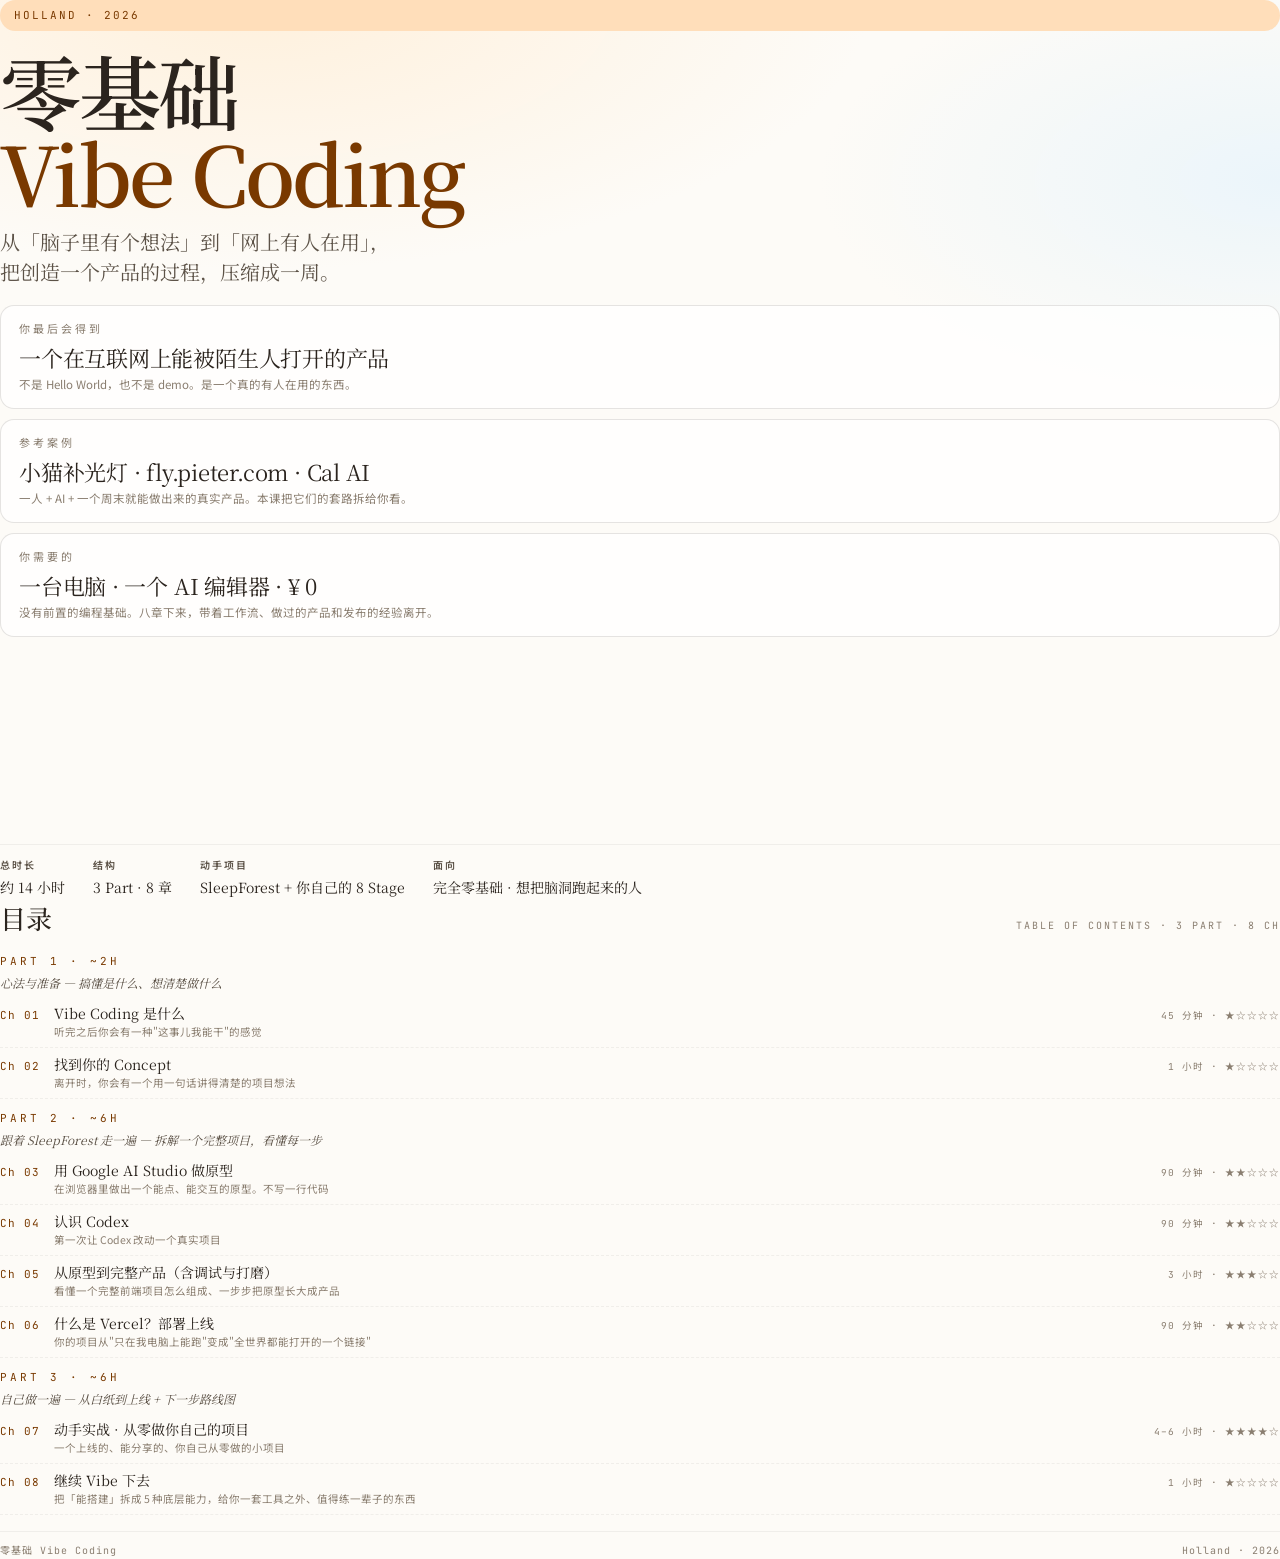
<file: print-cover.html>
<!DOCTYPE html>
<html lang="zh-CN">
<head>
<meta charset="UTF-8" />
<title>零基础 Vibe Coding · 封面</title>
<link rel="preconnect" href="https://fonts.googleapis.com">
<link rel="preconnect" href="https://fonts.gstatic.com" crossorigin>
<link href="https://fonts.googleapis.com/css2?family=Noto+Serif+SC:wght@400;500;600;700&family=Noto+Sans+SC:wght@300;400;500;600;700&family=JetBrains+Mono:wght@400;500;600&display=swap" rel="stylesheet">
<link rel="stylesheet" href="assets/styles.css">
<style>
  /* Match content pages' safe margin so cover/TOC text isn't against the edge */
  @page { size: A4; margin: 12mm 14mm; }
  @media print {
    body { background: #FDFBF7 !important; background-image:
      radial-gradient(ellipse 80% 50% at 20% 0%, oklch(0.95 0.05 70 / 0.6), transparent 60%),
      radial-gradient(ellipse 60% 40% at 100% 20%, oklch(0.93 0.04 240 / 0.4), transparent 60%) !important;
    }
  }

  /* ---- Cover (portrait A4 safe area ≈ 182×273mm) ---- */
  .cover {
    min-height: calc(100vh - 4px);
    display: flex; flex-direction: column; gap: 18px;
    page-break-after: always; break-after: page;
    box-sizing: border-box;
  }
  .cover .spacer { flex: 1; min-height: 8px; }
  .cover-tag {
    display: inline-block; padding: 6px 14px; border-radius: 999px;
    background: var(--amber-soft); color: var(--amber-ink);
    font-family: var(--f-mono); font-size: 11px; letter-spacing: 2px; text-transform: uppercase;
  }
  .cover-title {
    font-family: var(--f-serif); font-weight: 600;
    font-size: 82px; line-height: 1.0; letter-spacing: -0.035em;
    color: var(--ink); margin: 0;
  }
  .cover-title .accent { color: var(--amber-ink); }
  .cover-sub {
    font-family: var(--f-serif); font-size: 20px; color: var(--ink-2);
    margin-top: 14px; max-width: 520px; line-height: 1.5;
  }
  .cover .glance { display: grid; grid-template-columns: 1fr; gap: 10px; }
  .glance-card {
    background: rgba(255,255,255,0.72);
    border: 1px solid var(--line);
    border-radius: 14px;
    padding: 14px 18px;
  }
  .glance-card .eyebrow { margin-bottom: 6px; }
  .glance-card .big {
    font-family: var(--f-serif); font-size: 22px; line-height: 1.25; color: var(--ink);
    letter-spacing: -0.01em; margin: 0;
  }
  .glance-card .sub { font-size: 11.5px; color: var(--ink-3); margin-top: 4px; line-height: 1.55; }
  .cover .meta {
    display: flex; gap: 28px; padding-top: 12px;
    border-top: 1px solid var(--line-soft);
    font-size: 11px; color: var(--ink-3);
  }
  .cover .meta b { display: block; color: var(--ink-2); font-weight: 600;
    font-family: var(--f-mono); font-size: 10px; letter-spacing: 2px; margin-bottom: 4px; }
  .cover .meta .v { font-family: var(--f-serif); font-size: 14px; color: var(--ink); line-height: 1.3; }

  /* ---- TOC page (@page 12mm 14mm already provides the safe margin) ---- */
  .toc-page {
    page-break-before: always; break-before: page;
    page-break-after: avoid; break-after: avoid;
    display: block;
    box-sizing: border-box;
  }
  .toc-head { display: flex; align-items: baseline; justify-content: space-between; margin-bottom: 12px; }
  .toc-head h2 { font-family: var(--f-serif); font-size: 26px; font-weight: 500; margin: 0; letter-spacing: -0.01em; }
  .toc-head .sub { font-size: 10px; color: var(--ink-3); font-family: var(--f-mono); letter-spacing: 2px; text-transform: uppercase; }

  .part-row { margin: 10px 0 4px; display: flex; flex-direction: column; }
  .part-row .eyebrow { margin: 0 0 2px; color: var(--amber-ink); }
  .part-row .part-title { font-family: var(--f-serif); font-size: 12px; color: var(--ink-2); font-style: italic; }
  .toc-row {
    display: grid; grid-template-columns: 44px 1fr auto;
    gap: 10px; align-items: baseline; padding: 7px 0;
    border-bottom: 1px dashed var(--line-soft);
  }
  .toc-num { font-family: var(--f-mono); font-size: 11px; color: var(--amber-ink); letter-spacing: 1px; }
  .toc-t   { font-family: var(--f-serif); font-size: 14px; color: var(--ink); line-height: 1.3; }
  .toc-g   { font-size: 10.5px; color: var(--ink-3); margin-top: 2px; line-height: 1.5; }
  .toc-d   { font-family: var(--f-mono); font-size: 9.5px; color: var(--ink-3); letter-spacing: 1px; white-space: nowrap; }

  .toc-foot {
    margin-top: 16px; padding-top: 10px;
    border-top: 1px solid var(--line-soft);
    display: flex; justify-content: space-between;
    font-size: 10px; color: var(--ink-3);
    font-family: var(--f-mono); letter-spacing: 1px;
  }
</style>
</head>
<body>

<!-- ========= COVER ========= -->
<section class="cover">
  <span class="cover-tag">Holland · 2026</span>

  <div>
    <h1 class="cover-title">零基础<br/><span class="accent">Vibe Coding</span></h1>
    <div class="cover-sub">从「脑子里有个想法」到「网上有人在用」，<br/>把创造一个产品的过程，压缩成一周。</div>
  </div>

  <div class="glance">
    <div class="glance-card">
      <div class="eyebrow">你最后会得到</div>
      <p class="big">一个在互联网上能被陌生人打开的产品</p>
      <div class="sub">不是 Hello World，也不是 demo。是一个真的有人在用的东西。</div>
    </div>
    <div class="glance-card">
      <div class="eyebrow">参考案例</div>
      <p class="big">小猫补光灯 · fly.pieter.com · Cal AI</p>
      <div class="sub">一人 + AI + 一个周末就能做出来的真实产品。本课把它们的套路拆给你看。</div>
    </div>
    <div class="glance-card">
      <div class="eyebrow">你需要的</div>
      <p class="big">一台电脑 · 一个 AI 编辑器 · ¥ 0</p>
      <div class="sub">没有前置的编程基础。八章下来，带着工作流、做过的产品和发布的经验离开。</div>
    </div>
  </div>

  <div class="spacer"></div>

  <div class="meta">
    <div><b>总时长</b><div class="v">约 14 小时</div></div>
    <div><b>结构</b><div class="v">3 Part · 8 章</div></div>
    <div><b>动手项目</b><div class="v">SleepForest + 你自己的 8 Stage</div></div>
    <div><b>面向</b><div class="v">完全零基础 · 想把脑洞跑起来的人</div></div>
  </div>
</section>

<!-- ========= TOC ========= -->
<section class="toc-page">
  <div class="toc-head">
    <h2>目录</h2>
    <div class="sub">Table of Contents · 3 Part · 8 Ch</div>
  </div>
  <div id="toc-content"></div>
  <div class="toc-foot">
    <span>零基础 Vibe Coding</span>
    <span>Holland · 2026</span>
  </div>
</section>

<script src="assets/course-data.js"></script>
<script>
  const root = document.getElementById('toc-content');
  const parts = new Map();
  COURSE.parts.forEach(p => parts.set(p.id, p));
  let html = '';
  let lastPart = null;
  COURSE.chapters.forEach(ch => {
    if (ch.partId !== lastPart) {
      const p = parts.get(ch.partId);
      html += `<div class="part-row">
        <span class="eyebrow">${p.name} · ${p.hours}</span>
        <span class="part-title">${p.title} — ${p.tagline}</span>
      </div>`;
      lastPart = ch.partId;
    }
    const stars = '★'.repeat(ch.difficulty) + '☆'.repeat(5 - ch.difficulty);
    html += `
      <div class="toc-row">
        <div class="toc-num">Ch ${ch.num}</div>
        <div>
          <div class="toc-t">${ch.title}</div>
          <div class="toc-g">${ch.goal}</div>
        </div>
        <div class="toc-d">${ch.duration} · ${stars}</div>
      </div>`;
  });
  root.innerHTML = html;
</script>
</body>
</html>
</file>
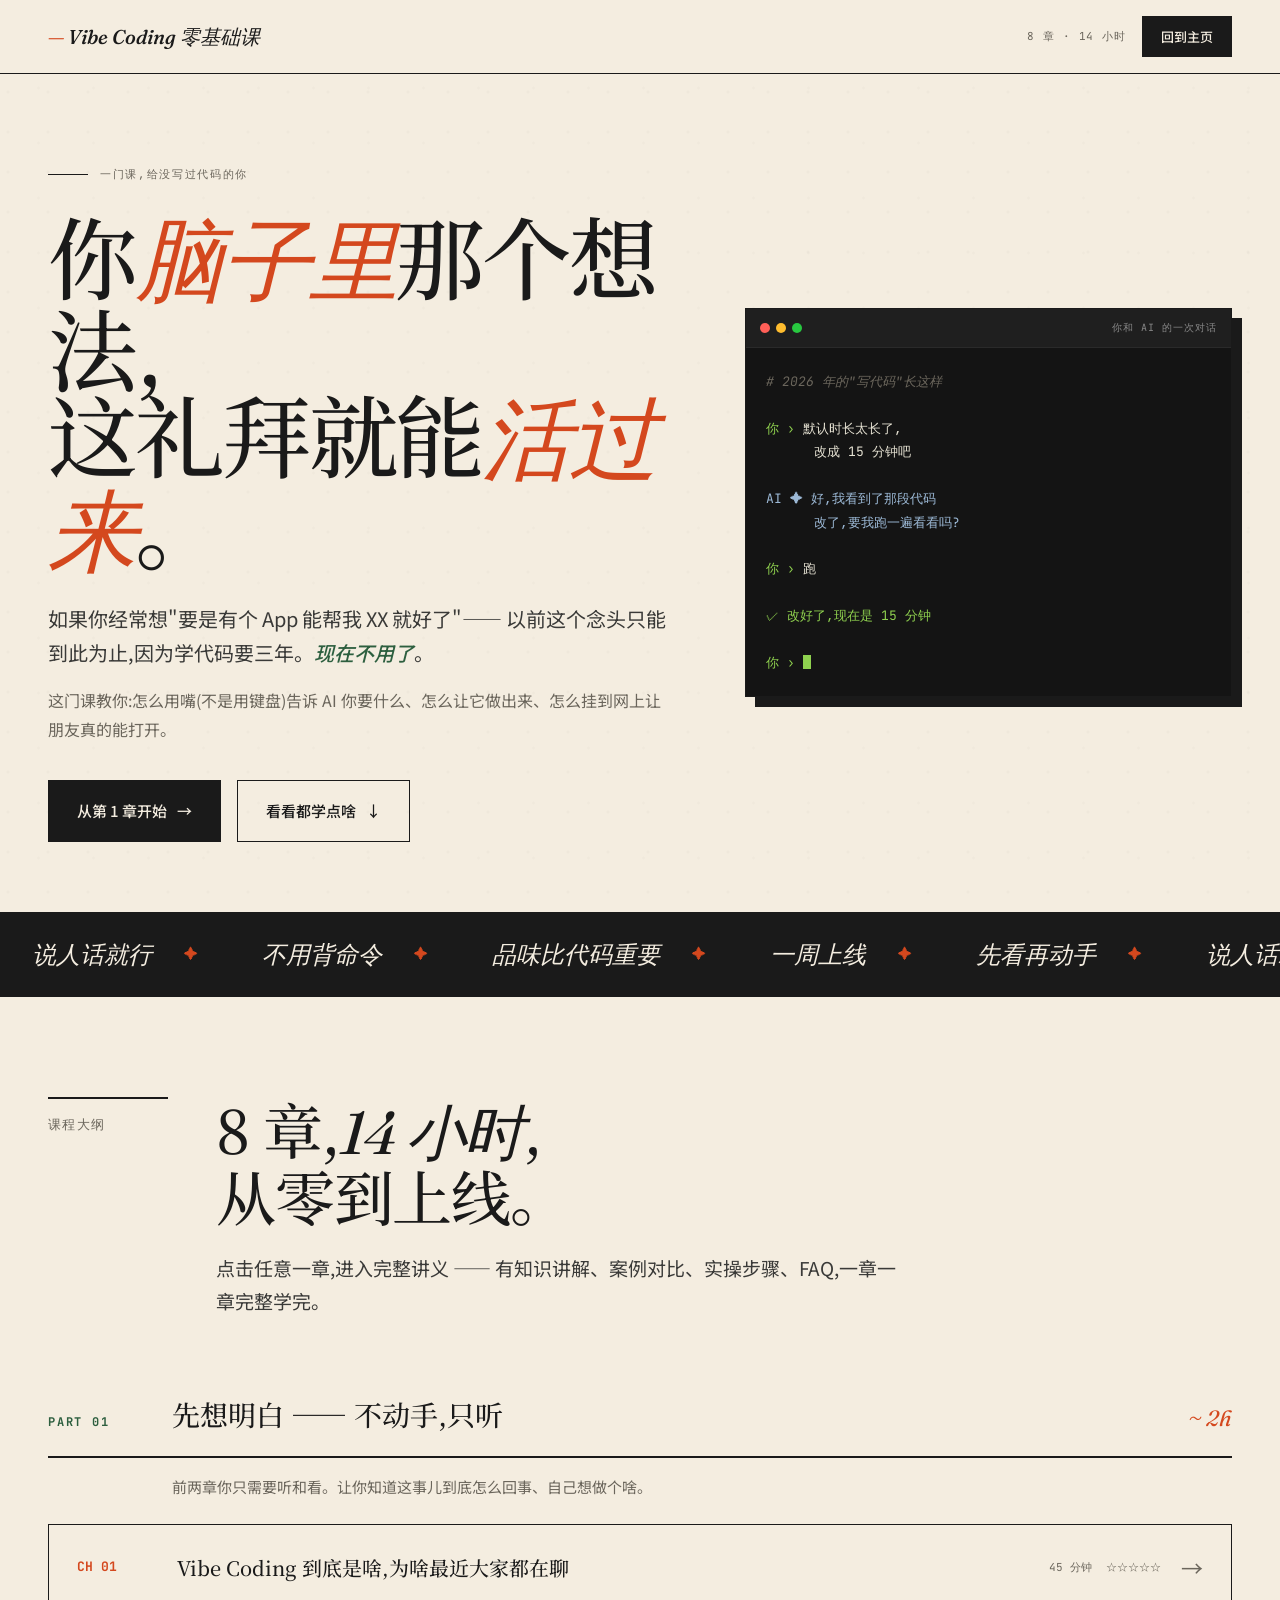
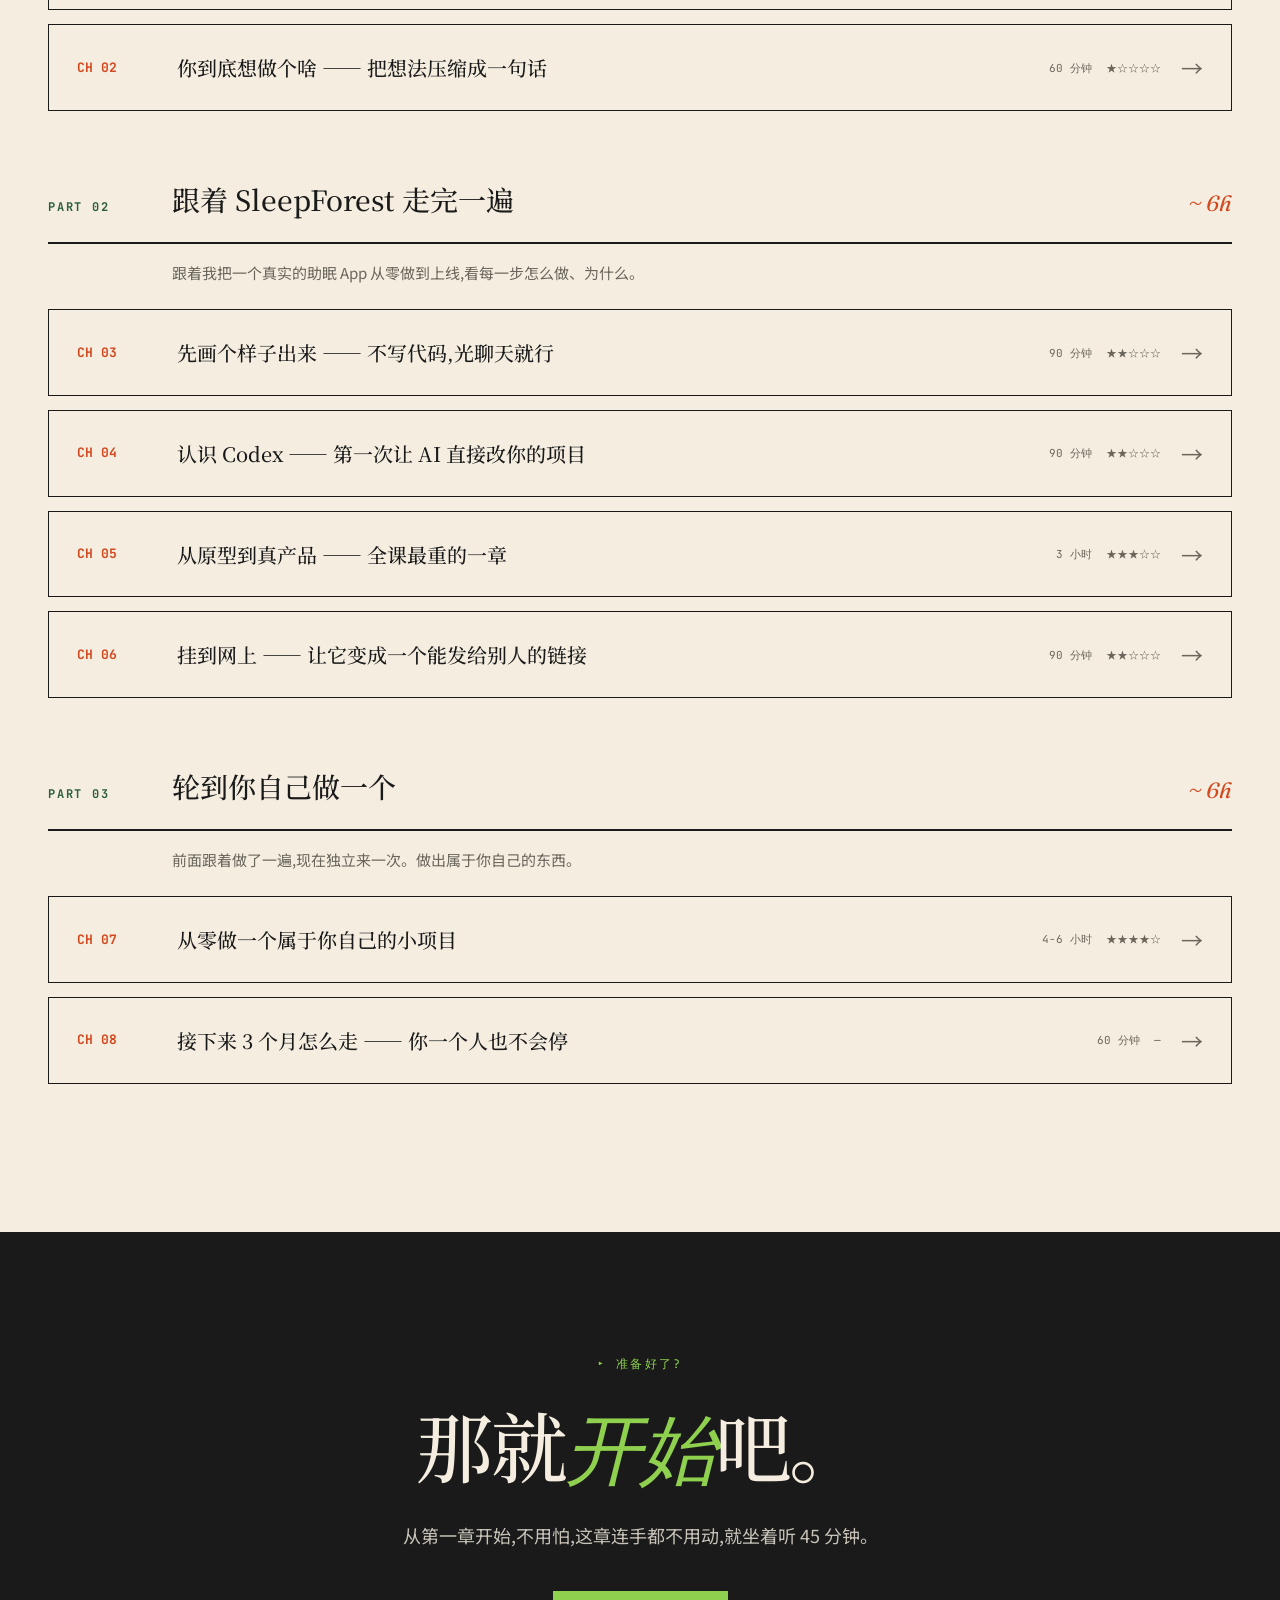
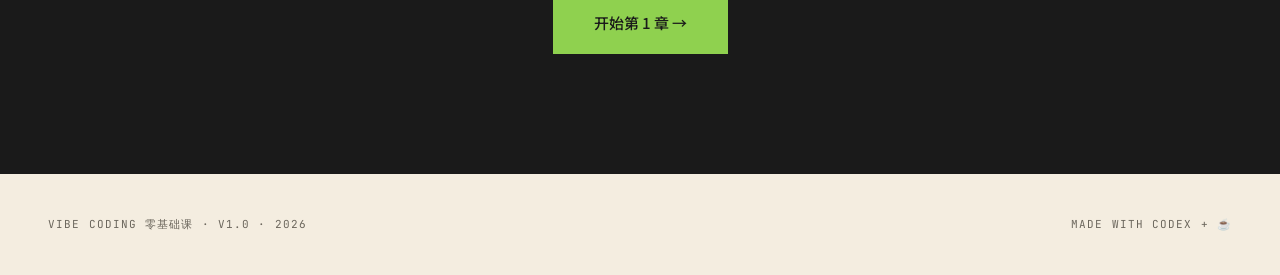
<file: uploads/vibe-coding.html>
<!DOCTYPE html>
<html lang="zh-CN">
<head>
<meta charset="UTF-8">
<meta name="viewport" content="width=device-width, initial-scale=1.0">
<title>Vibe Coding 零基础课</title>
<link rel="preconnect" href="https://fonts.googleapis.com">
<link rel="preconnect" href="https://fonts.gstatic.com" crossorigin>
<link href="https://fonts.googleapis.com/css2?family=Fraunces:ital,opsz,wght@0,9..144,300;0,9..144,400;0,9..144,500;0,9..144,700;1,9..144,400;1,9..144,500&family=JetBrains+Mono:wght@400;500;700&family=Noto+Serif+SC:wght@400;500;700&family=Noto+Sans+SC:wght@300;400;500;700&display=swap" rel="stylesheet">
<style>
:root{
  --paper:#f4ede0;--paper-2:#ebe2cf;--paper-3:#ddd1b6;
  --ink:#1a1a1a;--ink-soft:#3a3a38;--ink-mute:#6b665c;
  --accent:#2d5f3f;--accent-hot:#d4481e;--glow:#8fd14f;
}
*{margin:0;padding:0;box-sizing:border-box;}
html{scroll-behavior:smooth;}
body{
  background:var(--paper);color:var(--ink);
  font-family:'Noto Sans SC','Noto Serif SC',sans-serif;
  font-size:17px;line-height:1.85;
  -webkit-font-smoothing:antialiased;overflow-x:hidden;
}
body::before{
  content:'';position:fixed;inset:0;pointer-events:none;z-index:1;opacity:.7;
  background-image:
    radial-gradient(circle at 20% 30%,rgba(26,26,26,.03) 1px,transparent 2px),
    radial-gradient(circle at 70% 60%,rgba(26,26,26,.025) 1px,transparent 2px);
  background-size:40px 40px,55px 55px;
}
a{color:inherit;text-decoration:none;}
.serif{font-family:'Noto Serif SC','Fraunces',serif;}
.mono{font-family:'JetBrains Mono',monospace;}
.italic{font-family:'Fraunces',serif;font-style:italic;font-weight:400;}

/* -------- 按钮 -------- */
.btn{
  display:inline-flex;align-items:center;gap:10px;
  padding:16px 28px;
  font-family:'Noto Sans SC',sans-serif;font-size:15px;font-weight:500;
  border:1.5px solid var(--ink);background:var(--ink);color:var(--paper);
  cursor:pointer;transition:all .2s;text-decoration:none;
}
.btn:hover{background:var(--accent);border-color:var(--accent);transform:translate(-2px,-2px);box-shadow:4px 4px 0 var(--ink);}
.btn-ghost{background:transparent;color:var(--ink);}
.btn-ghost:hover{background:var(--paper-2);color:var(--ink);border-color:var(--ink);}
.btn-sm{padding:10px 18px;font-size:13px;}

/* -------- 导航 -------- */
nav{
  position:sticky;top:0;z-index:100;
  padding:16px 48px;
  display:flex;justify-content:space-between;align-items:center;
  border-bottom:1px solid var(--ink);
  background:var(--paper);
}
.logo{font-family:'Fraunces',serif;font-style:italic;font-weight:500;font-size:20px;}
.logo::before{content:'— ';color:var(--accent-hot);}
.nav-r{display:flex;gap:16px;align-items:center;}
.nav-meta{
  font-family:'JetBrains Mono',monospace;font-size:11px;
  letter-spacing:.08em;text-transform:uppercase;color:var(--ink-mute);
}

/* -------- 页面切换系统 -------- */
.page{display:none;position:relative;z-index:5;}
.page.active{display:block;}

/* ============ 主页样式 ============ */
.hero{padding:90px 48px 70px;border-bottom:1px solid var(--ink);}
.hero-grid{display:grid;grid-template-columns:1.3fr 1fr;gap:64px;max-width:1400px;margin:0 auto;align-items:center;}
.hero-tag{font-family:'JetBrains Mono',monospace;font-size:11px;letter-spacing:.15em;text-transform:uppercase;color:var(--ink-mute);margin-bottom:28px;display:flex;align-items:center;gap:12px;}
.hero-tag::before{content:'';display:inline-block;width:40px;height:1px;background:var(--ink);}
.hero h1{font-family:'Noto Serif SC',serif;font-size:clamp(52px,7vw,100px);line-height:.96;letter-spacing:-.035em;font-weight:500;margin-bottom:28px;}
.hero h1 .hot{font-family:'Fraunces',serif;font-style:italic;font-weight:400;color:var(--accent-hot);}
.hero-sub{font-size:20px;line-height:1.7;max-width:620px;color:var(--ink-soft);margin-bottom:16px;}
.hero-sub em{font-style:italic;color:var(--accent);font-weight:500;}
.hero-sub2{font-size:16px;line-height:1.8;max-width:620px;color:var(--ink-mute);margin-bottom:36px;}
.hero-actions{display:flex;gap:16px;flex-wrap:wrap;}

.terminal{
  background:#141414;border:1.5px solid var(--ink);
  font-family:'JetBrains Mono',monospace;font-size:13px;line-height:1.8;color:#e6e2d3;
  box-shadow:10px 10px 0 var(--ink);
}
.terminal-bar{background:#1f1f1f;padding:10px 14px;display:flex;gap:6px;align-items:center;border-bottom:1px solid #2a2a2a;}
.terminal-bar .d{width:10px;height:10px;border-radius:50%;}
.terminal-bar .r{background:#ff5f57;}.terminal-bar .y{background:#febc2e;}.terminal-bar .g{background:#28c840;}
.terminal-bar .tt{margin-left:auto;font-size:10px;color:#888;letter-spacing:.1em;}
.terminal-body{padding:22px 20px;}
.t-line{display:block;}
.t-p{color:var(--glow);}.t-u{color:#e6e2d3;}.t-a{color:#9cb9d6;}.t-ok{color:var(--glow);}.t-c{color:#6b665c;font-style:italic;}
.cursor{display:inline-block;width:8px;height:14px;background:var(--glow);vertical-align:-2px;animation:blink 1s step-end infinite;}
@keyframes blink{50%{opacity:0;}}

.marquee{background:var(--ink);color:var(--paper);padding:20px 0;overflow:hidden;position:relative;z-index:5;}
.marquee-track{display:flex;white-space:nowrap;animation:slide 35s linear infinite;font-family:'Fraunces',serif;font-style:italic;font-size:24px;}
.marquee-track span{padding:0 32px;display:inline-flex;align-items:center;gap:32px;}
.marquee-track span::after{content:'✦';color:var(--accent-hot);font-size:14px;font-style:normal;}
@keyframes slide{from{transform:translateX(0);}to{transform:translateX(-50%);}}

/* 主页 section 通用 */
.sec{padding:100px 48px;border-bottom:1px solid var(--ink);}
.container{max-width:1280px;margin:0 auto;}
.sec-head{display:grid;grid-template-columns:120px 1fr;gap:48px;margin-bottom:56px;align-items:start;}
.sec-num{font-family:'JetBrains Mono',monospace;font-size:13px;letter-spacing:.1em;color:var(--ink-mute);padding-top:14px;border-top:2px solid var(--ink);}
.sec-title{font-family:'Noto Serif SC',serif;font-size:clamp(36px,5vw,60px);line-height:1.05;letter-spacing:-.02em;font-weight:500;}

/* 章节入口卡片 */
.part-group{margin-bottom:48px;}
.part-banner{display:grid;grid-template-columns:100px 1fr auto;gap:24px;align-items:baseline;padding:24px 0 18px;border-bottom:2px solid var(--ink);margin-bottom:16px;}
.part-banner .tag{font-family:'JetBrains Mono',monospace;font-size:12px;letter-spacing:.15em;color:var(--accent);font-weight:700;}
.part-banner .title{font-family:'Noto Serif SC',serif;font-size:28px;font-weight:500;line-height:1.2;}
.part-banner .time{font-family:'Fraunces',serif;font-style:italic;font-size:22px;color:var(--accent-hot);}
.part-sub{font-size:15px;color:var(--ink-mute);margin-bottom:24px;padding-left:124px;line-height:1.7;}

.ch-card{
  border:1.5px solid var(--ink);margin-bottom:14px;background:var(--paper);
  cursor:pointer;transition:all .2s;display:grid;
  grid-template-columns:80px 1fr auto auto;gap:20px;align-items:center;padding:22px 28px;
}
.ch-card:hover{background:var(--ink);color:var(--paper);transform:translate(-3px,-3px);box-shadow:6px 6px 0 var(--ink);}
.ch-card:hover .ch-num,.ch-card:hover .ch-meta{color:var(--glow);}
.ch-card:hover .ch-arrow{color:var(--paper);}
.ch-num{font-family:'JetBrains Mono',monospace;font-size:13px;color:var(--accent-hot);font-weight:700;transition:color .2s;}
.ch-title{font-family:'Noto Serif SC',serif;font-size:20px;font-weight:500;line-height:1.35;}
.ch-meta{font-family:'JetBrains Mono',monospace;font-size:11px;color:var(--ink-mute);display:flex;gap:14px;white-space:nowrap;transition:color .2s;}
.ch-arrow{font-size:22px;color:var(--ink-mute);transition:color .2s,transform .2s;}
.ch-card:hover .ch-arrow{transform:translateX(4px);}

/* ============ 章节详情页 ============ */
.ch-page-header{
  padding:60px 48px 48px;
  border-bottom:1px solid var(--ink);
  background:var(--paper-2);
}
.ch-page-header .back{
  font-family:'JetBrains Mono',monospace;font-size:12px;letter-spacing:.1em;
  color:var(--accent);cursor:pointer;margin-bottom:28px;display:inline-flex;align-items:center;gap:8px;
  border:none;background:none;padding:8px 0;transition:color .2s;
}
.ch-page-header .back:hover{color:var(--accent-hot);}
.ch-page-meta{
  display:flex;gap:20px;margin-bottom:20px;
  font-family:'JetBrains Mono',monospace;font-size:12px;color:var(--ink-mute);
}
.ch-page-meta .badge{
  background:var(--accent-hot);color:var(--paper);padding:4px 12px;font-weight:500;letter-spacing:.08em;
}
.ch-page-title{
  font-family:'Noto Serif SC',serif;font-size:clamp(36px,5vw,56px);font-weight:500;
  line-height:1.1;letter-spacing:-.02em;margin-bottom:20px;max-width:900px;
}
.ch-page-subtitle{
  font-size:19px;line-height:1.7;color:var(--ink-soft);max-width:740px;
}

.ch-content{
  max-width:820px;margin:0 auto;padding:60px 48px 100px;
}
.ch-content h2{
  font-family:'Noto Serif SC',serif;font-size:30px;font-weight:500;
  line-height:1.2;margin:64px 0 24px;padding-bottom:14px;
  border-bottom:2px solid var(--ink);letter-spacing:-.01em;
}
.ch-content h2:first-child{margin-top:0;}
.ch-content h3{
  font-family:'Noto Serif SC',serif;font-size:22px;font-weight:500;
  line-height:1.3;margin:40px 0 16px;color:var(--accent);
}
.ch-content p{
  font-size:17px;line-height:1.9;margin-bottom:20px;color:var(--ink-soft);
}
.ch-content p strong{color:var(--ink);font-weight:700;}
.ch-content p em{font-family:'Fraunces',serif;font-style:italic;color:var(--accent);font-weight:500;}

/* 讲义组件 */
.callout{
  padding:24px 28px;margin:28px 0;border-left:4px solid var(--accent);background:var(--paper-2);
}
.callout.warn{border-left-color:var(--accent-hot);}
.callout.dark{
  background:#1a1a1a;color:var(--paper);border-left-color:var(--glow);
}
.callout .callout-tag{
  font-family:'JetBrains Mono',monospace;font-size:11px;letter-spacing:.15em;
  text-transform:uppercase;margin-bottom:10px;font-weight:700;
}
.callout .callout-tag.green{color:var(--glow);}
.callout .callout-tag.red{color:var(--accent-hot);}
.callout .callout-tag.blue{color:var(--accent);}
.callout p{color:inherit;margin-bottom:12px;}
.callout p:last-child{margin-bottom:0;}

.versus{
  display:grid;grid-template-columns:1fr 1fr;gap:0;
  border:1.5px solid var(--ink);margin:32px 0;
}
.versus-col{padding:28px 24px;}
.versus-col:first-child{border-right:1.5px solid var(--ink);background:var(--paper-2);}
.versus-label{
  font-family:'JetBrains Mono',monospace;font-size:11px;letter-spacing:.15em;
  text-transform:uppercase;margin-bottom:12px;font-weight:700;
}
.versus-label.bad{color:var(--accent-hot);}
.versus-label.good{color:var(--accent);}
.versus-col p{font-size:15px;line-height:1.75;margin-bottom:8px;}
.versus-col pre{
  font-family:'JetBrains Mono',monospace;font-size:13px;line-height:1.7;
  background:#1a1a1a;color:#e6e2d3;padding:16px 18px;margin:12px 0;overflow-x:auto;white-space:pre-wrap;
}

.step-list{margin:28px 0;counter-reset:steps;}
.step{
  display:grid;grid-template-columns:56px 1fr;gap:16px;
  padding:24px 0;border-bottom:1px solid var(--paper-3);
  counter-increment:steps;
}
.step:last-child{border-bottom:none;}
.step-num{
  font-family:'Fraunces',serif;font-style:italic;font-size:40px;font-weight:300;
  color:var(--accent-hot);line-height:1;padding-top:4px;
}
.step-num::before{content:counter(steps,decimal-leading-zero);}
.step h4{font-family:'Noto Serif SC',serif;font-size:19px;font-weight:500;margin-bottom:8px;}
.step p{font-size:15px;line-height:1.8;color:var(--ink-soft);margin-bottom:6px;}

.img-placeholder{
  background:var(--paper-3);border:1px dashed var(--ink-mute);
  padding:40px 24px;text-align:center;margin:28px 0;
  font-family:'JetBrains Mono',monospace;font-size:12px;color:var(--ink-mute);
  letter-spacing:.08em;
}

.faq{margin:40px 0;}
.faq-item{border-bottom:1px solid var(--paper-3);padding:20px 0;}
.faq-q{
  font-family:'Noto Serif SC',serif;font-size:18px;font-weight:500;
  margin-bottom:8px;color:var(--ink);cursor:pointer;display:flex;align-items:center;gap:12px;
}
.faq-q::before{content:'Q';font-family:'JetBrains Mono',monospace;font-size:12px;color:var(--accent-hot);font-weight:700;background:var(--paper-2);width:28px;height:28px;display:flex;align-items:center;justify-content:center;border-radius:50%;flex-shrink:0;}
.faq-a{font-size:16px;line-height:1.8;color:var(--ink-soft);padding-left:40px;}

.ch-nav-bottom{
  display:flex;justify-content:space-between;align-items:center;
  padding:48px 0;margin-top:60px;border-top:2px solid var(--ink);gap:20px;
}
.ch-nav-bottom .btn{flex-shrink:0;}

/* 交付物块 */
.deliver{
  background:#1a1a1a;color:var(--paper);padding:28px 32px;margin:32px 0;
}
.deliver .deliver-tag{
  font-family:'JetBrains Mono',monospace;font-size:11px;color:var(--glow);
  letter-spacing:.15em;margin-bottom:12px;font-weight:500;
}
.deliver p{color:rgba(244,237,224,.9);margin-bottom:8px;}
.deliver p:last-child{margin-bottom:0;}
.deliver ul{list-style:none;padding:0;}
.deliver ul li{
  padding:6px 0 6px 20px;position:relative;
  font-size:15px;color:rgba(244,237,224,.85);
}
.deliver ul li::before{content:'✓';position:absolute;left:0;color:var(--glow);font-weight:700;}

/* CTA */
.cta{background:var(--ink);color:var(--paper);padding:120px 48px;text-align:center;}
.cta-kicker{font-family:'JetBrains Mono',monospace;font-size:12px;letter-spacing:.2em;color:var(--glow);margin-bottom:28px;text-transform:uppercase;}
.cta h2{font-family:'Noto Serif SC',serif;font-size:clamp(40px,6vw,80px);line-height:1.08;letter-spacing:-.03em;font-weight:500;margin-bottom:28px;}
.cta h2 .hot{font-family:'Fraunces',serif;font-style:italic;font-weight:400;color:var(--glow);}
.cta p{font-size:18px;color:rgba(244,237,224,.8);max-width:600px;margin:0 auto 40px;line-height:1.75;}
.cta .btn{background:var(--glow);border-color:var(--glow);color:var(--ink);padding:20px 40px;}
.cta .btn:hover{background:var(--paper);border-color:var(--paper);box-shadow:4px 4px 0 var(--glow);}

footer{padding:40px 48px;font-family:'JetBrains Mono',monospace;font-size:11px;letter-spacing:.1em;color:var(--ink-mute);text-transform:uppercase;display:flex;justify-content:space-between;}

@media(max-width:900px){
  nav{padding:14px 20px;}
  .hero,.sec,.ch-page-header,.cta{padding-left:20px;padding-right:20px;}
  .hero-grid{grid-template-columns:1fr;gap:40px;}
  .sec-head{grid-template-columns:1fr;gap:16px;}
  .ch-card{grid-template-columns:1fr auto;gap:10px;padding:18px 20px;}
  .ch-card .ch-num,.ch-card .ch-meta{display:none;}
  .part-banner{grid-template-columns:1fr;gap:8px;}
  .part-sub{padding-left:0;}
  .ch-content{padding:40px 20px 80px;}
  .versus{grid-template-columns:1fr;}
  .versus-col:first-child{border-right:none;border-bottom:1.5px solid var(--ink);}
  .chapter-inner{grid-template-columns:1fr;}
  .ch-nav-bottom{flex-direction:column;gap:12px;}
  .ch-nav-bottom .btn{width:100%;justify-content:center;}
  footer{flex-direction:column;gap:10px;text-align:center;padding:30px 20px;}
}
</style>
</head>
<body>

<nav>
  <a class="logo" onclick="showPage('home')">Vibe Coding 零基础课</a>
  <div class="nav-r">
    <span class="nav-meta">8 章 · 14 小时</span>
    <button class="btn btn-sm" onclick="showPage('home')">回到主页</button>
  </div>
</nav>

<!-- ===================== 主页 ===================== -->
<div id="page-home" class="page active">

<section class="hero">
  <div class="hero-grid">
    <div>
      <div class="hero-tag">一门课,给没写过代码的你</div>
      <h1>你<span class="hot">脑子里</span>那个想法,<br>这礼拜就能<span class="hot">活过来</span>。</h1>
      <p class="hero-sub">如果你经常想"要是有个 App 能帮我 XX 就好了"—— 以前这个念头只能到此为止,因为学代码要三年。<em>现在不用了</em>。</p>
      <p class="hero-sub2">这门课教你:怎么用嘴(不是用键盘)告诉 AI 你要什么、怎么让它做出来、怎么挂到网上让朋友真的能打开。</p>
      <div class="hero-actions">
        <button class="btn" onclick="showPage('ch1')">从第 1 章开始 <span>→</span></button>
        <a href="#syllabus-section" class="btn btn-ghost">看看都学点啥 <span>↓</span></a>
      </div>
    </div>
    <div class="terminal">
      <div class="terminal-bar"><span class="d r"></span><span class="d y"></span><span class="d g"></span><span class="tt">你和 AI 的一次对话</span></div>
      <div class="terminal-body">
        <span class="t-line"><span class="t-c"># 2026 年的"写代码"长这样</span></span>
        <span class="t-line">&nbsp;</span>
        <span class="t-line"><span class="t-p">你 ›</span> <span class="t-u">默认时长太长了,</span></span>
        <span class="t-line">&nbsp;&nbsp;&nbsp;&nbsp;&nbsp;&nbsp;<span class="t-u">改成 15 分钟吧</span></span>
        <span class="t-line">&nbsp;</span>
        <span class="t-line"><span class="t-a">AI ✦ 好,我看到了那段代码</span></span>
        <span class="t-line">&nbsp;&nbsp;&nbsp;&nbsp;&nbsp;&nbsp;<span class="t-a">改了,要我跑一遍看看吗?</span></span>
        <span class="t-line">&nbsp;</span>
        <span class="t-line"><span class="t-p">你 ›</span> <span class="t-u">跑</span></span>
        <span class="t-line">&nbsp;</span>
        <span class="t-line"><span class="t-ok">✓ 改好了,现在是 15 分钟</span></span>
        <span class="t-line">&nbsp;</span>
        <span class="t-line"><span class="t-p">你 ›</span> <span class="cursor"></span></span>
      </div>
    </div>
  </div>
</section>

<div class="marquee"><div class="marquee-track"><span>说人话就行</span><span>不用背命令</span><span>品味比代码重要</span><span>一周上线</span><span>先看再动手</span><span>说人话就行</span><span>不用背命令</span><span>品味比代码重要</span><span>一周上线</span><span>先看再动手</span></div></div>

<section class="sec" id="syllabus-section">
  <div class="container">
    <div class="sec-head">
      <div class="sec-num">课程大纲</div>
      <div>
        <h2 class="sec-title">8 章,<span class="italic">14 小时</span>,<br>从零到上线。</h2>
        <p style="font-size:19px;color:var(--ink-soft);margin-top:24px;max-width:680px;line-height:1.75;">点击任意一章,进入完整讲义 —— 有知识讲解、案例对比、实操步骤、FAQ,一章一章完整学完。</p>
      </div>
    </div>

    <!-- PART 1 -->
    <div class="part-group">
      <div class="part-banner"><div class="tag">PART 01</div><div class="title">先想明白 —— 不动手,只听</div><div class="time">~ 2h</div></div>
      <div class="part-sub">前两章你只需要听和看。让你知道这事儿到底怎么回事、自己想做个啥。</div>
      <div class="ch-card" onclick="showPage('ch1')"><div class="ch-num">CH 01</div><div class="ch-title">Vibe Coding 到底是啥,为啥最近大家都在聊</div><div class="ch-meta"><span>45 分钟</span><span>☆☆☆☆☆</span></div><div class="ch-arrow">→</div></div>
      <div class="ch-card" onclick="showPage('ch2')"><div class="ch-num">CH 02</div><div class="ch-title">你到底想做个啥 —— 把想法压缩成一句话</div><div class="ch-meta"><span>60 分钟</span><span>★☆☆☆☆</span></div><div class="ch-arrow">→</div></div>
    </div>

    <!-- PART 2 -->
    <div class="part-group">
      <div class="part-banner"><div class="tag">PART 02</div><div class="title">跟着 SleepForest 走完一遍</div><div class="time">~ 6h</div></div>
      <div class="part-sub">跟着我把一个真实的助眠 App 从零做到上线,看每一步怎么做、为什么。</div>
      <div class="ch-card" onclick="showPage('ch3')"><div class="ch-num">CH 03</div><div class="ch-title">先画个样子出来 —— 不写代码,光聊天就行</div><div class="ch-meta"><span>90 分钟</span><span>★★☆☆☆</span></div><div class="ch-arrow">→</div></div>
      <div class="ch-card" onclick="showPage('ch4')"><div class="ch-num">CH 04</div><div class="ch-title">认识 Codex —— 第一次让 AI 直接改你的项目</div><div class="ch-meta"><span>90 分钟</span><span>★★☆☆☆</span></div><div class="ch-arrow">→</div></div>
      <div class="ch-card" onclick="showPage('ch5')"><div class="ch-num">CH 05</div><div class="ch-title">从原型到真产品 —— 全课最重的一章</div><div class="ch-meta"><span>3 小时</span><span>★★★☆☆</span></div><div class="ch-arrow">→</div></div>
      <div class="ch-card" onclick="showPage('ch6')"><div class="ch-num">CH 06</div><div class="ch-title">挂到网上 —— 让它变成一个能发给别人的链接</div><div class="ch-meta"><span>90 分钟</span><span>★★☆☆☆</span></div><div class="ch-arrow">→</div></div>
    </div>

    <!-- PART 3 -->
    <div class="part-group">
      <div class="part-banner"><div class="tag">PART 03</div><div class="title">轮到你自己做一个</div><div class="time">~ 6h</div></div>
      <div class="part-sub">前面跟着做了一遍,现在独立来一次。做出属于你自己的东西。</div>
      <div class="ch-card" onclick="showPage('ch7')"><div class="ch-num">CH 07</div><div class="ch-title">从零做一个属于你自己的小项目</div><div class="ch-meta"><span>4-6 小时</span><span>★★★★☆</span></div><div class="ch-arrow">→</div></div>
      <div class="ch-card" onclick="showPage('ch8')"><div class="ch-num">CH 08</div><div class="ch-title">接下来 3 个月怎么走 —— 你一个人也不会停</div><div class="ch-meta"><span>60 分钟</span><span>—</span></div><div class="ch-arrow">→</div></div>
    </div>
  </div>
</section>

<section class="cta">
  <div class="cta-kicker">▸ 准备好了?</div>
  <h2>那就<span class="hot">开始</span>吧。</h2>
  <p>从第一章开始,不用怕,这章连手都不用动,就坐着听 45 分钟。</p>
  <button class="btn" onclick="showPage('ch1')">开始第 1 章 →</button>
</section>

<footer><span>Vibe Coding 零基础课 · v1.0 · 2026</span><span>made with Codex + ☕</span></footer>
</div>


<!-- ===================== CH 1 ===================== -->
<div id="page-ch1" class="page">
<div class="ch-page-header">
  <button class="back" onclick="showPage('home')">← 回到课程主页</button>
  <div class="ch-page-meta">
    <span class="badge mono">CH 01</span>
    <span>PART 01 · 心法与准备</span>
    <span>45 分钟</span>
    <span>难度:☆☆☆☆☆</span>
    <span>不用动手,躺着听</span>
  </div>
  <h1 class="ch-page-title">Vibe Coding 到底是啥,<br>为啥最近大家都在聊这个</h1>
  <p class="ch-page-subtitle">听完这 45 分钟,你不会学到任何技术细节 —— 但你会有一种"这事儿我也能干"的感觉。这种感觉比任何知识点都值钱。</p>
</div>

<div class="ch-content">

<h2>一、先讲个故事:一条推特怎么就改变了规则</h2>

<p>2024 年 2 月,一个叫 Andrej Karpathy 的人发了条推特。这人是谁你不用记,你只需要知道他是 AI 领域最顶级的那几个人之一 —— 以前是特斯拉自动驾驶的老大,再之前在 OpenAI 干。</p>

<p>他说了一句大概意思是这样的话:</p>

<div class="callout">
<p style="font-family:'Fraunces',serif;font-style:italic;font-size:22px;line-height:1.5;color:var(--accent);">"我最近写代码,完全是跟着感觉走(vibing)。让 AI 去写,我连代码都不看了。如果有 bug,我就把报错信息直接丢回给 AI,让它自己修。有时候它修不好,我就绕过去或者随便改改,直到它好为止。代码能不能完全理解已经不重要了。"</p>
</div>

<p>这条推一发出来,整个科技圈炸了。不是因为他说了什么惊天秘密,而是因为 —— <strong>连这种级别的大佬都不"写"代码了,那"写代码"这件事到底还存在吗?</strong></p>

<p>"Vibe Coding"这个词就是从这条推里来的。Vibe = 感觉、氛围。Vibe Coding = 跟着感觉做东西,而不是一行行地敲代码。</p>

<p>听起来好像很随便对吧?但这背后其实是一个很严肃的变化:AI 的编程能力,在过去一两年里突然越过了一条线 —— 从"能帮你补全代码"变成了"能帮你从头写一个完整的项目"。这条线一过,规则就变了。</p>


<h2>二、到底变了啥?从"写代码"到"描述意图"</h2>

<p>最简单的理解方式就是看一个对比。</p>

<p>假设你想在一个网页上加一个按钮,按下去会显示"你好"。</p>

<div class="versus">
  <div class="versus-col">
    <div class="versus-label bad">以前的做法 · 传统编程</div>
    <p>你得知道 HTML 是啥、JavaScript 是啥、DOM 是啥、事件监听是啥。然后你要写类似下面这堆东西:</p>
    <pre>&lt;button id="greet"&gt;点我&lt;/button&gt;
&lt;p id="msg"&gt;&lt;/p&gt;
&lt;script&gt;
  document.getElementById('greet')
    .addEventListener('click', () =&gt; {
      document.getElementById('msg')
        .textContent = '你好';
    });
&lt;/script&gt;</pre>
    <p>如果你是小白,光看这几行就已经懵了:为啥有尖括号?为啥有引号?getElementById 是什么鬼?</p>
  </div>
  <div class="versus-col">
    <div class="versus-label good">现在的做法 · Vibe Coding</div>
    <p>你跟 AI 说一句话:</p>
    <pre>"加一个按钮,按下去显示'你好'"</pre>
    <p>AI 帮你写完那堆代码,你只需要看结果:<strong>按钮出来了吗?按下去显示的对不对?</strong>如果不对,你再说"文字太小了,换大一点" —— AI 继续帮你改。</p>
    <p style="margin-top:16px;color:var(--accent);font-weight:500;">你全程没写一行代码。你做的事是:描述 → 判断 → 再描述。</p>
  </div>
</div>

<p>看到了吗?变化不是"换了一种编程语言",而是<strong>你的角色变了</strong>。你从"施工工人"变成了"甲方" —— 你负责说你要什么、看它做得对不对、哪里需要改。AI 是"施工队",它负责具体的敲敲打打。</p>

<div class="callout">
<div class="callout-tag blue">打个比方</div>
<p>以前学编程 = 自己盖房子。你得学砌砖、学水电、学装修。光学砌砖就要半年,等学到能盖出一面完整的墙,很多人已经放弃了。</p>
<p>Vibe Coding = 跟装修师傅说需求。"客厅要暖色调、厨房加个岛台、卧室灯光要暗一点。" 你不需要知道电线怎么走,但你需要知道<strong>你想住什么样的房子</strong>。</p>
</div>


<h2>三、为什么偏偏是现在?三条线同时撞上了</h2>

<p>Vibe Coding 不是突然冒出来的概念。它能在 2024-2025 年突然爆发,是因为三件事同时到位了:</p>

<h3>第一条线:AI 突然"够聪明了"</h3>
<p>2022 年以前的 AI,写代码的能力大概相当于一个刚学了三个月的实习生 —— 简单的能写,稍微复杂一点就全是 bug。</p>
<p>2024-2025 年的 AI(比如 Claude、GPT-4、Gemini),水平已经相当于一个有两三年经验的初级工程师了。不是说它什么都会,但"做一个小 App 从头到尾跑通"这件事,它已经稳稳能干了。</p>

<h3>第二条线:工具链到位了</h3>
<p>光是 AI 聪明还不够。你还需要一套工具,让 AI 能直接在你的电脑上读文件、写文件、跑程序。</p>
<p>2024 年之前,你得先把代码复制到 ChatGPT 里,再把它的回答复制回来 —— 非常麻烦。2025 年,有了 Codex、Cursor、Windsurf 这些工具,AI 能直接读你电脑上的项目文件、直接修改、直接运行。<strong>中间那个"复制来复制去"的步骤被消灭了</strong>。</p>

<h3>第三条线:上线变免费了</h3>
<p>以前你做了个网页,想让别人也能打开,你得花钱买服务器、配域名、搞 HTTPS 证书。现在有 Vercel、Netlify 这些服务,免费就能把你的小项目挂到公网上。点几个按钮,它给你一个 https:// 的网址,发给谁谁都能打开。</p>

<div class="callout">
<div class="callout-tag blue">一句话总结</div>
<p><strong>AI 够聪明 + 工具够好用 + 上线够便宜 = 从"有想法"到"有人在用"的门槛,第一次低到了"一个普通人一周能跨过去"。</strong></p>
</div>


<h2>四、看几个真实做出来的东西(不是让你学,是让你有感觉)</h2>

<p>说了这么多,不如看几个真实例子。下面这些小项目,全都是用 Vibe Coding 的方式做出来的,作者大多不是专业程序员。你先不用管它们怎么做的 —— 等你学完这门课,你自然会知道。</p>

<h3>案例 1:SleepForest —— 一个助眠 App(本课主例)</h3>
<p>这就是贯穿咱们整门课的那个项目。4 个场景(雨夜、森林、海边、深夜教室)、4 只小动物(猫、松鼠、水獭、刺猬),陪你做 4-7-8 呼吸法,AI 实时生成角色独白。原始需求就一句话:<em>"晚上睡不着,想有人陪着呼吸。"</em></p>
<div class="img-placeholder">[ 截图占位 · SleepForest 主界面:雨夜场景 + 猫咪角色 + 呼吸圆圈 ]</div>

<h3>案例 2:"今晚吃什么"轮盘</h3>
<p>一个纯静态的小工具,没有任何 AI 接入。你把平时爱吃的菜加进去,点一下随机转轮盘,帮你决定今晚吃啥。做这个东西大概半小时。</p>
<div class="img-placeholder">[ 截图占位 · 吃什么轮盘 · 色彩鲜艳的圆形转盘 ]</div>

<h3>案例 3:AI 读书笔记整理器</h3>
<p>你把读书的时候随手记的碎片笔记丢进去,AI 帮你整理成一份结构化的读书笔记。接了 AI API,但核心代码不到 30 行。</p>
<div class="img-placeholder">[ 截图占位 · 读书笔记整理器界面 ]</div>

<h3>案例 4:"生日倒数 + 心愿记录"个人页</h3>
<p>一个单页互动网页。打开之后显示离你生日还有多少天,下面是一个心愿列表,可以添加和划掉。发给朋友当生日邀请函用。</p>
<div class="img-placeholder">[ 截图占位 · 生日倒数页面 ]</div>

<div class="callout">
<div class="callout-tag blue">看完这四个,你应该有个感觉</div>
<p>它们不是什么复杂的大系统。它们就是一些很小、很具体、解决一个很日常的问题的小东西。 但它们都是<strong>真实挂在网上、真的有人在用的</strong>。这就是你学完这门课之后手上会有的东西。</p>
</div>


<h2>五、这门课走完之后,你手上会有什么</h2>

<p>说白了三件东西:</p>

<div class="step-list">
  <div class="step">
    <div class="step-num"></div>
    <div>
      <h4>一个挂在公网、有真实网址的小项目</h4>
      <p>不是截图,不是 demo,是一个 https:// 开头的链接 —— 发给任何人,他打开就能用。这个项目是你从零做的,解决的是你自己想解决的问题。</p>
    </div>
  </div>
  <div class="step">
    <div class="step-num"></div>
    <div>
      <h4>一条你能再走一遍的完整路径</h4>
      <p>从"有个模糊的想法"一路走到"上线了、有人用了、收到反馈了",整套流程你走过一遍就不会忘。下次再有新想法,你知道第一步做什么、第二步做什么。</p>
    </div>
  </div>
  <div class="step">
    <div class="step-num"></div>
    <div>
      <h4>一张"下一步学什么"的地图</h4>
      <p>加登录怎么做?加数据库怎么做?做成手机 App 怎么做?接付费功能怎么做?—— 不是教你全会,而是让你知道每条路多长多难,你自己决定走哪条。</p>
    </div>
  </div>
</div>


<h2>六、别慌,这门课的节奏是这样的</h2>

<p>你现在看完了第一章,可能有两种感觉:</p>

<p><strong>感觉 A:"行,我有点跃跃欲试了,想动手。"</strong> —— 很好,但先别急。下一章(第 2 章)我们先把你的想法理清楚,不然一上来就动手,做到一半发现方向不对,更挫败。</p>

<p><strong>感觉 B:"听起来挺好,但我还是有点不信,怕自己不行。"</strong> —— 也很正常。你现在需要的不是"信心",而是"下一步"。下一步就是第 2 章,也不用动手,就是想一想你想做个啥。先走着,走两步你就知道行不行了。</p>

<div class="callout dark">
<div class="callout-tag green">本章的唯一目标(回看一眼)</div>
<p style="color:var(--paper);">你不需要记住任何技术名词。你只需要带走一个感觉:这事儿我能干,下一步是把我想做什么想清楚。</p>
</div>


<div class="faq">
<h2>常见问题</h2>
<div class="faq-item"><div class="faq-q">我英文很差,行不行?</div><div class="faq-a">行。这门课全程中文教学。你跟 AI 对话也可以用中文。现在的 AI 听中文和英文一样好(有时候甚至中文更好,因为中文更擅长描述"感觉")。后面涉及的一些工具界面是英文的,我会截图带你走,不需要你自己翻译。</div></div>
<div class="faq-item"><div class="faq-q">我连装软件都怕搞砸,怎么办?</div><div class="faq-a">第 4 章会手把手带你装,Mac 和 Windows 分别讲,每一步都有截图。而且装环境这事,只有第一次麻烦,装完之后就不用管了。实在装不上,在群里吼一声,会有人帮你。</div></div>
<div class="faq-item"><div class="faq-q">这门课和学编程有什么区别?</div><div class="faq-a">学编程是学"怎么写代码" —— 语法、逻辑、数据结构,是一整套体系。这门课教的是"怎么让 AI 帮你写代码" —— 你需要掌握的是描述能力、判断力、审美。就像你不用学厨艺也能经营好一家餐厅,你需要的是品味和判断,不是刀工。</div></div>
<div class="faq-item"><div class="faq-q">学完之后我算不算"会编程"?</div><div class="faq-a">看你怎么定义。如果"会编程"= 能手写一个排序算法,那不算。如果"会编程"= 能做出一个挂在网上有人用的小产品,那算。在 2026 年,后一种"会"正在变得比前一种更有价值。</div></div>
<div class="faq-item"><div class="faq-q">Vibe Coding 做出来的东西,质量行吗?不是玩具吗?</div><div class="faq-a">看你怎么打磨。不打磨,确实是玩具。但这门课第 5 章专门讲打磨,第 7 章你自己做的项目也有"至少收集 3 条用户反馈并迭代"的要求。你最后交出来的东西,如果认真做,绝对不是玩具。</div></div>
</div>


<div class="ch-nav-bottom">
  <button class="btn btn-ghost" onclick="showPage('home')">← 回到课程主页</button>
  <button class="btn" onclick="showPage('ch2')">下一章:找到你的 Concept →</button>
</div>

</div>
</div>


<!-- ===================== CH 2 ===================== -->
<div id="page-ch2" class="page">
<div class="ch-page-header">
  <button class="back" onclick="showPage('home')">← 回到课程主页</button>
  <div class="ch-page-meta"><span class="badge mono">CH 02</span><span>PART 01 · 心法与准备</span><span>60 分钟</span><span>难度:★☆☆☆☆</span><span>写一页纸</span></div>
  <h1 class="ch-page-title">你到底想做个啥 ——<br>把想法压缩成一句话</h1>
  <p class="ch-page-subtitle">离开这节课时,你手上会有一张纸,上面写着你的项目到底是什么。后面所有章节,都是围着这张纸展开的。</p>
</div>
<div class="ch-content">

<h2>一、为什么要先想清楚再动手</h2>
<p>因为 AI 不是你肚子里的蛔虫。你说得越模糊,它做出来的东西就越跑偏 —— 然后你花两个小时改,改完发现方向从根上就是错的。先花 60 分钟想清楚"做啥",能帮你后面省 6 个小时的弯路。</p>

<p>我见过最典型的失败不是"做不出来",而是<strong>"做出来了,但不是我想要的"</strong>。为啥?因为在开始之前,他自己也不知道自己要什么。</p>

<h2>二、灵感从哪来 —— 三条挖掘路径</h2>

<p>你不需要一个改变世界的创意。你需要的是一个<strong>你自己真心想用的小东西</strong>。怎么找?我给你三条路:</p>

<h3>路径 A:你每天被什么事烦着?</h3>
<p>想一想你日常生活中那些"哎这事也太麻烦了"的小瞬间。不用大,越小越好:</p>
<p>—— 每天晚上想不出来吃啥(→ "今晚吃什么"轮盘)</p>
<p>—— 读完一本书,笔记散在三个地方(→ 读书笔记整理器)</p>
<p>—— 睡前总是忍不住刷手机(→ SleepForest 助眠 App)</p>
<p>—— 和朋友约饭总是来回改时间(→ 简易日程投票器)</p>

<h3>路径 B:你周末愿意花 3 小时捣鼓什么?</h3>
<p>兴趣驱动。你不用解决什么问题,纯粹好玩就行:</p>
<p>—— 喜欢看星座(→ 每日星座运势页面)</p>
<p>—— 喜欢养植物(→ 浇水提醒器)</p>
<p>—— 喜欢跑步(→ 跑步配速计算器)</p>
<p>—— 喜欢猫(→ 随机猫咪图 + 每日一猫)</p>

<h3>路径 C:身边人经常抱怨什么?</h3>
<p>有时候别人的痛点比你自己的更容易发现:</p>
<p>—— 你妈总记不住药什么时候吃(→ 吃药提醒小页面)</p>
<p>—— 你朋友找不到好的自习室(→ 自习室推荐汇总)</p>
<p>—— 你同事每次做会议纪要都重复格式(→ 会议纪要模板生成器)</p>

<div class="callout">
<div class="callout-tag blue">关键心法</div>
<p><strong>不要想"市场上有没有人需要"</strong>。第一个项目,你就给自己做、给身边 5-10 个人用就够了。有用 > 有市场。</p>
</div>


<h2>三、一句话公式 —— 把任何想法压成 MVP</h2>

<p>MVP 这个词在创业圈烂大街了,但核心意思很朴素:你能做出来的<strong>最小的、但有人真的会用的版本</strong>。</p>

<p>我给你一个万能句式,试着把你的想法填进去:</p>

<div class="callout warn">
<p style="font-family:'Noto Serif SC',serif;font-size:24px;font-weight:500;text-align:center;line-height:1.4;">「一个 <u>&nbsp;&nbsp;____&nbsp;&nbsp;</u> 的 <u>&nbsp;&nbsp;____&nbsp;&nbsp;</u>,用来 <u>&nbsp;&nbsp;____&nbsp;&nbsp;</u>」</p>
<p style="text-align:center;font-size:14px;color:var(--ink-mute);margin-top:12px;">(形容词)(东西)(目的)</p>
</div>

<p>举几个例子:</p>
<p>—— 「一个 <strong>会陪你做呼吸法</strong> 的 <strong>助眠小页面</strong>,用来 <strong>帮你睡前放下手机</strong>」</p>
<p>—— 「一个 <strong>随机转轮盘</strong> 的 <strong>选择器</strong>,用来 <strong>帮你决定今晚吃什么</strong>」</p>
<p>—— 「一个 <strong>能自动整理碎片笔记</strong> 的 <strong>读书助手</strong>,用来 <strong>每读完一本书产出一份结构化笔记</strong>」</p>

<p>如果你填不进去,说明想法还没想清楚。没关系,继续想,别急着动手。能填进去 = 你的想法已经够清晰,可以开始做了。</p>


<h2>四、SleepForest 反推演示 —— 看一个想法是怎么一步步"长"出来的</h2>

<p>我拿我们的主例 SleepForest 来给你演示一下从"模糊感觉"到"清晰 1-Pager"的全过程:</p>

<div class="step-list">
  <div class="step"><div class="step-num"></div><div>
    <h4>原始感受(模糊)</h4>
    <p>"有时候晚上睡不着,手机放不下来,如果有个什么东西能帮我过渡到困的状态就好了。"</p>
  </div></div>
  <div class="step"><div class="step-num"></div><div>
    <h4>压缩成一句话</h4>
    <p>「一个 <strong>会陪你做 4-7-8 呼吸法、讲睡前故事</strong> 的 <strong>小动物助眠 App</strong>,用来 <strong>帮你从"清醒刷手机"过渡到"有点困了"</strong>」</p>
  </div></div>
  <div class="step"><div class="step-num"></div><div>
    <h4>核心 3 个功能</h4>
    <p>① 场景选择(雨、森林、海、教室)—— 给你氛围感<br>② 呼吸引导(4-7-8 节奏)—— 生理上帮你放松<br>③ AI 角色独白 —— 小动物对你讲话,让你有"被陪伴"的感觉</p>
  </div></div>
  <div class="step"><div class="step-num"></div><div>
    <h4>砍掉的功能(每一刀都有原因)</h4>
    <p><strong>用户登录</strong> → 第一版不需要,因为不需要"记住你是谁"<br>
    <strong>历史记录</strong> → 每次打开就是全新的,刷新清零完全可以接受<br>
    <strong>付费订阅</strong> → 第一个项目别想着赚钱,先有人用<br>
    <strong>多语言</strong> → 先做中文版,别贪</p>
  </div></div>
</div>

<div class="callout">
<div class="callout-tag blue">为什么要"砍"?</div>
<p>因为每多一个功能,你的开发时间就多一倍,卡住的概率就多一倍。<strong>第一个项目的精神:砍到不能再砍,只留你最想验证的那一个核心体验。</strong> 其他功能等你上线之后、收到反馈了、确认有人要了,再慢慢加。</p>
</div>


<h2>五、第一个项目的"体检标准" —— 这四条都符合就行</h2>

<p>不确定你的想法适不适合当第一个项目?过一遍这四条:</p>

<p>✅ <strong>一个人自己能用</strong> —— 不需要对方也注册。你做的东西发给朋友,他打开就能用。</p>
<p>✅ <strong>不需要登录账号</strong> —— 别碰"用户系统"这坨东西,第一次做会把你搞崩。</p>
<p>✅ <strong>不需要记住历史</strong> —— 刷新页面清零完全可以接受。需要存数据的项目放到后面做。</p>
<p>✅ <strong>你自己真心想用</strong> —— 如果你自己都觉得"做出来我也不会打开",那这个想法就不对。</p>

<p>⚠️ 这些限制后面会慢慢放宽。第 8 章我们会聊怎么加登录、加数据库、加付费。但那都是后话 —— 先把第一个完整地做出来。</p>


<h2>六、3 个最常见的"第一项目死法"</h2>

<h3>死法 1:想做太大</h3>
<p>"我要做一个比微信还好用的社交 App" —— 兄弟,微信有 3 万个工程师。你第一个项目做一个"朋友间的匿名留言板"就已经很不错了。<strong>越大的想法,第一行代码越远。</strong></p>

<h3>死法 2:讲不清楚到底做的啥</h3>
<p>"我想做一个能让人开心的东西" —— 你自己都讲不清,AI 更猜不出来。好想法一定能压成一句话。如果压不了,不是因为想法太高深,是因为<strong>你还没想透</strong>。</p>

<h3>死法 3:被已有产品吓住</h3>
<p>"Todo 类 App 市面上已经有 1000 个了" —— 那又怎样?你做的版本 + 你的审美 + 你身边 10 个朋友需要的那个特定功能,这个组合是独一无二的。<strong>第一个项目的目标不是"打败竞品",是"我朋友今天真的用上了"。</strong></p>


<h2>章末交付物:你的项目 1-Pager</h2>

<div class="deliver">
<div class="deliver-tag">▸ 作业 · 这章结束你得写出来</div>
<p>一张纸(Word、备忘录、甚至手写拍照都行),包含以下四项:</p>
<ul>
  <li>一句话 pitch(用那个万能句式)</li>
  <li>最核心的 3 个功能</li>
  <li>砍掉的 3 个功能(写清楚为什么砍)</li>
  <li>3 个使用场景想象("谁、在什么时候、怎么用它")</li>
</ul>
<p style="margin-top:16px;">写完发到课程群里。不用完美,但必须写。下一章就是围着这张纸来的。</p>
</div>


<div class="faq">
<h2>常见问题</h2>
<div class="faq-item"><div class="faq-q">我想做的东西需要登录/支付/数据库,能做吗?</div><div class="faq-a">能做,但不要做成你的第一个项目。这门课的建议是:第一个项目过体检标准(不需要登录、不需要历史、一个人能用)。先走通流程,后面第 8 章会告诉你怎么加这些东西。</div></div>
<div class="faq-item"><div class="faq-q">我有好几个想法,选哪个?</div><div class="faq-a">选你今晚最想用的那个。不是最"有市场前景"的,不是最"有技术含量"的,就是你今晚就想打开用的那个。这个选法最可靠,因为你自己真的想用 = 你知道什么叫"好用",打磨的时候才有标准。</div></div>
<div class="faq-item"><div class="faq-q">我真的什么都想不出来,脑子一片空白</div><div class="faq-a">那就抄。去看看课程附录 B 里列的 10 个案例,或者第 7 章给你的 3 条备选路线(待办清单、AI 每日一言、打字练习)。先跟着做,做的过程中你自然会冒出"如果这里改成 XX 就好了"—— 那就是你自己的想法。</div></div>
</div>

<div class="ch-nav-bottom">
  <button class="btn btn-ghost" onclick="showPage('ch1')">← 上一章:Vibe Coding 是啥</button>
  <button class="btn" onclick="showPage('ch3')">下一章:做个原型出来 →</button>
</div>
</div>
</div>


<!-- ===================== CH 3 ===================== -->
<div id="page-ch3" class="page">
<div class="ch-page-header">
  <button class="back" onclick="showPage('home')">← 回到课程主页</button>
  <div class="ch-page-meta"><span class="badge mono">CH 03</span><span>PART 02 · 跟着 SleepForest</span><span>90 分钟</span><span>难度:★★☆☆☆</span><span>出一个可点击原型</span></div>
  <h1 class="ch-page-title">先画个样子出来 ——<br>不写代码,光聊天就行</h1>
  <p class="ch-page-subtitle">这章你会第一次跟 AI 对话做出一个能看、能点的东西。全程不写一行代码,你做的事只有:描述你要什么 → 看它做得对不对 → 再说哪里改。</p>
</div>
<div class="ch-content">

<h2>一、为什么要先做原型</h2>
<p>你脑子里想的"这个 App 长这样",和你真的看到它出现在屏幕上的"它居然长这样" —— <strong>90% 的时候不一样</strong>。</p>
<p>这不是你的问题,这是所有人的问题。脑子里的画面永远比现实模糊。原型的作用就是:把那个模糊的画面拽出来,让你和 AI 都能"指着屏幕说话",而不是"在脑子里各想各的"。</p>
<p>先做原型还有一个好处:改起来特别快。在原型阶段改一个颜色要 10 秒,在代码阶段改一个颜色可能要 10 分钟。<strong>尽量把"不确定"在原型阶段就消灭掉。</strong></p>

<h2>二、Google AI Studio 入门三步</h2>

<p>我们用一个叫 <strong>Google AI Studio</strong> 的免费工具来做原型。它不需要装任何软件,在浏览器里就能用。你跟它聊天,它直接给你生成一个可以看的页面。</p>

<div class="step-list">
  <div class="step"><div class="step-num"></div><div>
    <h4>打开 AI Studio</h4>
    <p>浏览器输入 <strong>aistudio.google.com</strong>,用你的 Google 账号登录。没有 Google 账号就注册一个,免费。</p>
    <div class="img-placeholder">[ 截图占位 · AI Studio 首页 ]</div>
  </div></div>
  <div class="step"><div class="step-num"></div><div>
    <h4>选模型</h4>
    <p>左边会让你选用哪个 AI 模型。选 <strong>Gemini 2.5 Pro</strong>(或者当前最新的版本)。不用管它们之间的区别,选最新最大的就对了。</p>
    <div class="img-placeholder">[ 截图占位 · 模型选择界面 ]</div>
  </div></div>
  <div class="step"><div class="step-num"></div><div>
    <h4>第一次对话</h4>
    <p>在聊天框里打字,告诉它你想要什么。它会生成一段代码和一个预览 —— 你看预览就行,代码不用看。</p>
    <div class="img-placeholder">[ 截图占位 · 第一次对话 + 预览效果 ]</div>
  </div></div>
</div>


<h2>三、好 prompt vs 坏 prompt —— 你怎么说话,决定了 AI 做出来的东西</h2>

<p>这是整门课你要学的最重要的一个技能:<strong>怎么跟 AI 描述你要什么</strong>。同一件事,说法不同,结果天差地别。</p>

<div class="versus">
  <div class="versus-col">
    <div class="versus-label bad">坏 prompt · 模糊、笼统</div>
    <pre>"做一个助眠 App"</pre>
    <p>AI 的反应:……助眠?什么风格?什么颜色?有没有角色?有没有音乐?有没有呼吸引导?你想要什么我全靠猜。</p>
    <p>结果:它随便做了一个白底蓝字的页面,跟你想要的完全不一样。</p>
  </div>
  <div class="versus-col">
    <div class="versus-label good">好 prompt · 具体、可视化</div>
    <pre>"做一个深蓝色调的助眠 App 首页:
中间有一只坐在雨夜窗边的
卡通猫,底部有一个圆形播放按钮,
下方有 4 个场景切换按钮
(雨、森林、海、教室),
整体氛围安静、偏暖蓝。"</pre>
    <p>AI 的反应:深蓝色调,有猫,有圆形按钮,四个场景,暖蓝 —— 我全都有方向了。</p>
    <p>结果:第一次出来的东西可能还不完美,但<strong>方向是对的</strong>,后续微调就行。</p>
  </div>
</div>

<div class="callout">
<div class="callout-tag blue">好 prompt 的三要素</div>
<p><strong>① 视觉具体</strong> —— 说颜色、说布局、说大小、说位置(上下左右中间)<br>
<strong>② 氛围具体</strong> —— "安静""暖""冷""活泼""极简""可爱" 这些词 AI 听得懂<br>
<strong>③ 内容具体</strong> —— 页面上有什么元素,一个个列出来。别说"做几个按钮",要说"4 个按钮,分别是雨、森林、海、教室"</p>
</div>


<h2>四、给 AI 看"参考风格"的三种方式</h2>

<p>有时候你说半天不如给它看一张图。这里有三种方式,从最简单到最有效:</p>

<h3>方式 1:用文字描述风格</h3>
<p>比如:"吉卜力风格"、"像 Monument Valley 那种配色"、"苹果官网那种极简感"、"像小红书的排版"。AI 对这些都有很好的理解。</p>

<h3>方式 2:说一个参考产品名</h3>
<p>"参考 Headspace(冥想 App)的那种风格"、"类似 Notion 的排版"。AI 知道这些产品长什么样。</p>

<h3>方式 3:直接贴截图(最有效)</h3>
<p>把你喜欢的 App 或网站截个图,直接贴到 AI Studio 的聊天框里,然后说"按这个风格来做我的页面"。<strong>这是最准的方式</strong>,因为你不用费劲描述那些你可能说不出来的视觉感觉。</p>

<div class="callout warn">
<div class="callout-tag red">注意</div>
<p>贴参考截图不是让 AI 抄。你贴的是<strong>风格和感觉</strong>,不是让它做一模一样的东西。你可以说:"按这个截图的配色和布局风格来,但内容换成我自己的。"</p>
</div>


<h2>五、迭代节奏:一次只改一件事</h2>

<p>第一次生成的东西不完美,很正常。接下来你的工作就是<strong>一轮一轮地改</strong>。但改的时候有个黄金原则:</p>

<p style="font-family:'Noto Serif SC',serif;font-size:24px;font-weight:500;text-align:center;margin:32px 0;color:var(--accent);">一次只改一件事。</p>

<p>别说"把颜色改了,字体也换了,按钮位置也挪一下,再加个 logo"。这样 AI 会手忙脚乱,你也分不清是哪个改动导致了新的问题。</p>

<p>正确的节奏:</p>
<p>第 1 轮:"背景颜色太亮了,换深一点的蓝。" → 看效果 → 行,下一个。</p>
<p>第 2 轮:"猫的位置太靠上了,往中间挪。" → 看效果 → 行,下一个。</p>
<p>第 3 轮:"底部按钮太小了,放大一圈。" → 看效果 → 行。</p>

<p><strong>5 轮左右,你的原型就会从"还行"变成"嗯,这就是我想要的"。</strong></p>


<h2>六、SleepForest 原型复盘 —— 从第 1 版到最终版</h2>

<p>我把 SleepForest 做原型时的真实过程还原给你看:</p>

<h3>第 1 版:初始 prompt</h3>
<div class="callout">
<pre style="font-size:14px;line-height:1.6;background:none;padding:0;color:var(--ink);">"做一个助眠 App 的首页。深蓝色调,中间有一只卡通猫坐在窗边看雨,底部有一个圆形的呼吸引导按钮,下方有 4 个场景按钮(雨、森林、海、教室)。整体感觉安静、温暖、像深夜的陪伴。"</pre>
</div>
<div class="img-placeholder">[ 截图占位 · SleepForest 原型 v1 ]</div>
<p>第一版出来,大方向对了,但猫的风格太卡通、背景太亮、按钮太死板。</p>

<h3>迭代 1 → 5:每次只动一件事</h3>
<p><strong>迭代 1</strong>:"背景再暗一点,用 #0a1628 这种深蓝。" → 氛围立刻好了。</p>
<p><strong>迭代 2</strong>:"猫的画风改柔和一点,像吉卜力那种温暖线条。" → 角色感觉对了。</p>
<p><strong>迭代 3</strong>:"呼吸按钮加一个脉冲动画,像心跳那样一收一放。" → 有了"活"的感觉。</p>
<p><strong>迭代 4</strong>:"4 个场景按钮加小图标,雨就用雨滴、森林就用树叶。" → 更直观了。</p>
<p><strong>迭代 5</strong>:"整体字体换成圆体,更柔和。" → 完成。</p>
<div class="img-placeholder">[ 截图占位 · SleepForest 原型 v5(最终版)vs v1 对比 ]</div>


<h2>七、卡住了怎么办</h2>

<div class="faq">
<div class="faq-item"><div class="faq-q">AI 完全听不懂我在说什么,做出来的东西驴头不对马嘴</div><div class="faq-a">用"三件套":① 说一个参考产品("像 Headspace 那种感觉"),② 贴一张截图,③ 列出具体元素("页面上要有 XX、XX、XX")。三管齐下,AI 不可能听不懂。</div></div>
<div class="faq-item"><div class="faq-q">越改越乱,好像前面改好的东西又被改坏了</div><div class="faq-a">这说明你一次改太多了。回到上一个"还行"的版本,重新来。AI Studio 的对话是可以回溯的,找到那条你觉得"上一版还行"的消息,从那里重新说。</div></div>
<div class="faq-item"><div class="faq-q">我根本不知道我的页面应该长什么样</div><div class="faq-a">找 2-3 个你喜欢的 App 或网站截图,贴给 AI,说"按这个风格来做我的东西"。你不需要自己从零设计,借鉴风格完全没问题。</div></div>
</div>


<div class="deliver">
<div class="deliver-tag">▸ 作业 · 这章结束你得交出</div>
<p>把你第 2 章写的那页纸,跑成一个在 AI Studio 里能看到的可交互原型。然后:</p>
<ul>
  <li>录一段 1 分钟的屏幕演示,展示你的原型能做什么</li>
  <li>发到课程群里</li>
  <li>写 2-3 句话说明你做了几轮迭代、改了什么</li>
</ul>
</div>

<div class="ch-nav-bottom">
  <button class="btn btn-ghost" onclick="showPage('ch2')">← 上一章:找到你的 Concept</button>
  <button class="btn" onclick="showPage('ch4')">下一章:认识 Codex →</button>
</div>
</div>
</div>


<!-- ===================== CH 4-8 (结构框架,内容待填) ===================== -->
<div id="page-ch4" class="page">
<div class="ch-page-header">
  <button class="back" onclick="showPage('home')">← 回到课程主页</button>
  <div class="ch-page-meta"><span class="badge mono">CH 04</span><span>PART 02</span><span>90 分钟</span><span>★★☆☆☆</span><span>第一次让 AI 改代码</span></div>
  <h1 class="ch-page-title">认识 Codex ——<br>第一次让 AI 直接改你的项目</h1>
  <p class="ch-page-subtitle">Codex 就是住在你电脑里的 AI 助手 —— 它不只会说,它会"做"。这章你第一次让它真正改动一个项目。</p>
</div>
<div class="ch-content">
<h2>一、Codex 到底是个啥</h2>
<p>你已经用过 ChatGPT 了对吧?你跟它聊天,它回你一段文字。很好用,但有个问题:<strong>它只会"说",不会"做"</strong>。你让它帮你改代码,它会写出一段代码给你看 —— 但你得自己复制这段代码、找到对应的文件、粘贴进去、保存、运行。</p>
<p>Codex 不一样。Codex(以及 Cursor、Windsurf 这些类似工具)能<strong>直接读你电脑上的文件、直接改、直接跑</strong>。你说"把这个按钮颜色改成红的",它会自己找到那个文件、找到那行代码、改掉、帮你运行,你刷新浏览器就能看到效果。</p>

<div class="callout">
<div class="callout-tag blue">打个比方</div>
<p>ChatGPT = 一个很懂行的顾问,你问他问题他给你建议,但你得自己去执行。<br>Codex = 一个住在你电脑里的助手,你说"帮我把这个改了",它直接动手帮你改。</p>
</div>

<h2>二、环境准备(每一步截图)</h2>
<p>这一步可能是你最紧张的环节 —— 要装软件、要打开命令行。别怕,我一步一步带你走,Windows 和 Mac 分开讲。</p>

<h3>第一步:装 Node.js</h3>
<p>Node.js 是让你的电脑能"跑前端项目"的基础软件。你可以理解成:你的电脑要先学会一门语言,才能听懂 AI 写的那些代码。Node.js 就是这门语言的"课本"。</p>
<div class="img-placeholder">[ 截图占位 · Node.js 官网下载页 · Mac 和 Windows 两个版本 ]</div>
<p>去 <strong>nodejs.org</strong> 下载 LTS 版本(就是标着"推荐"的那个),双击安装,一路"下一步"就行。装完之后验证一下:</p>
<div class="img-placeholder">[ 截图占位 · 终端输入 node --version 看到版本号 ]</div>

<h3>第二步:打开终端</h3>
<p><strong>Mac</strong>:按 Command + 空格,输入"Terminal",回车。那个黑色(或白色)的窗口就是终端。</p>
<p><strong>Windows</strong>:搜索栏输入"PowerShell",打开 Windows PowerShell。</p>
<p>终端是你跟电脑说话的地方 —— 你打字,电脑执行。以前程序员的大部分工作都在这里完成。但你不需要记任何命令,因为<strong>Codex 会帮你打命令</strong>。</p>
<div class="img-placeholder">[ 截图占位 · Mac Terminal 和 Windows PowerShell 的样子 ]</div>

<h3>第三步:装 Codex</h3>
<p>在终端里输入下面这行(复制粘贴即可):</p>
<div class="callout dark"><pre style="color:var(--glow);font-size:14px;margin:0;">npm install -g @openai/codex</pre></div>
<p>等它跑完,你就装好了。如果报错,把报错截图发到群里,会有人帮你。</p>

<h3>第四步:在项目目录启动 Codex</h3>
<p>先用终端进入你的项目文件夹(后面我会教你怎么做),然后输入:</p>
<div class="callout dark"><pre style="color:var(--glow);font-size:14px;margin:0;">codex</pre></div>
<p>看到一个类似聊天窗口的界面出来了?恭喜你,<strong>你的 AI 助手已经"住进"你的电脑了</strong>。</p>

<h2>三、第一次对话:用 SleepForest 当练习场</h2>

<p>我们先用 SleepForest 这个现成项目来练手,让你感受一下"跟 AI 聊天式编程"是什么体验。</p>

<h3>第一个操作:让它读一遍项目</h3>
<div class="callout dark"><pre style="color:var(--paper);font-size:14px;margin:0;"><span style="color:var(--glow)">你 ›</span> 读一遍这个项目,告诉我里面有什么</pre></div>
<p>Codex 会快速扫一遍所有文件,然后用大白话告诉你:"这个项目有 12 个文件,主要是一个 React 应用,包含了场景选择、呼吸引导、角色独白等功能,用了 Gemini API……"</p>
<p>你不需要懂它说的每个词。你只需要知道:<strong>它已经把你的项目"看"过了,后面你让它改东西,它知道该改哪里。</strong></p>

<h3>第二个操作:跑起来</h3>
<div class="callout dark"><pre style="color:var(--paper);font-size:14px;margin:0;"><span style="color:var(--glow)">你 ›</span> 帮我把这个项目跑起来</pre></div>
<p>Codex 会自动执行 <code>npm install</code>(安装依赖)和 <code>npm run dev</code>(启动项目)。然后它会告诉你:"打开浏览器,访问 http://localhost:5173"。你打开就能看到 SleepForest 在你电脑上跑起来了。</p>

<h3>第三个操作:第一次改动</h3>
<div class="callout dark"><pre style="color:var(--paper);font-size:14px;margin:0;"><span style="color:var(--glow)">你 ›</span> 默认的呼吸时长是 30 分钟,改成 15 分钟</pre></div>
<p>注意这里你<strong>没有说"把 App.tsx 第 29 行的 30 改成 15"</strong>。你说的是你想要的结果。Codex 会自己去找对应的代码、改掉、然后问你:"改了,要我跑一下看看吗?"</p>
<p>你说"跑",它就帮你运行,你刷新浏览器,呼吸时长真的变成 15 分钟了。</p>

<div class="callout">
<div class="callout-tag blue">核心心法(全课最重要的一句话之一)</div>
<p style="font-family:'Noto Serif SC',serif;font-size:20px;font-weight:500;color:var(--accent);">描述你要的结果,不要描述怎么改代码。</p>
<p>不说:"把 App.tsx 第 29 行的 DEFAULT_DURATION 改成 15"<br>而说:"默认时长从 30 分钟改成 15 分钟"</p>
<p>这就是 Vibe Coding 的核心。你是"甲方",AI 是"施工队"。你说"我要什么效果",不是"你该怎么改代码"。</p>
</div>

<h2>四、Approve / Reject:AI 改完了你怎么判断</h2>
<p>Codex 每次改完代码,都会问你"要不要通过(Approve)"。什么时候放过,什么时候要仔细看?</p>

<p><strong>可以放过(不用仔细看代码)的情况:</strong></p>
<p>—— 改了一句文案、改了一个颜色、改了一个数字</p>
<p>—— 改完之后你在浏览器里看了,效果是对的</p>
<p>—— 改动很小,不涉及核心功能</p>

<p><strong>必须仔细看(至少让 Codex 解释一下)的情况:</strong></p>
<p>—— 涉及删除文件或大段代码</p>
<p>—— 涉及接入外部服务(比如 API、数据库)</p>
<p>—— 你说的是一件事,但它改了好几个文件</p>
<p>—— 改完之后运行报错了</p>

<h2>五、卡住了怎么办</h2>
<div class="faq">
<div class="faq-item"><div class="faq-q">Codex 改错了,现在项目跑不起来了</div><div class="faq-a">跟它说:"撤销刚才的改动。" 它有这个能力。撤完了重新用不同的说法再试一次。如果同一件事你试了 3 种说法都不行,那很可能是你的需求太模糊了 —— 加一句"我希望的结果是:XXX",让它更清楚你要什么。</div></div>
<div class="faq-item"><div class="faq-q">报了一堆错误,全是英文,完全看不懂</div><div class="faq-a">把那堆错误<strong>原封不动复制下来</strong>,贴回去给 Codex,说"报了这个错,帮我修"。它能看懂报错信息,而且大部分情况下它自己就能修好。你不需要理解报错内容。</div></div>
<div class="faq-item"><div class="faq-q">装 Node.js 的时候就出错了</div><div class="faq-a">先确认你下的是 LTS 版本(不是"当前"版本)。Windows 用户如果报"权限不足",以管理员身份运行 PowerShell 再试。Mac 用户如果报错,试试在命令前加 sudo。实在搞不定,截图发群里,这类问题通常 5 分钟能解决。</div></div>
</div>

<div class="deliver">
<div class="deliver-tag">▸ 作业</div>
<p>在 SleepForest 项目上做 3 个指定改动:</p>
<ul>
  <li>换一句界面上的文案(随便换哪句)</li>
  <li>换一个主色(比如把深蓝换成深紫)</li>
  <li>加一个新按钮(按钮上写什么你定,点了之后做什么先不管)</li>
</ul>
<p>截图提交。</p>
</div>

<div class="ch-nav-bottom">
  <button class="btn btn-ghost" onclick="showPage('ch3')">← 上一章:做原型</button>
  <button class="btn" onclick="showPage('ch5')">下一章:从原型到真产品 →</button>
</div>
</div>
</div>


<!-- CH 5 -->
<div id="page-ch5" class="page">
<div class="ch-page-header">
  <button class="back" onclick="showPage('home')">← 回到课程主页</button>
  <div class="ch-page-meta"><span class="badge mono">CH 05</span><span>PART 02</span><span>3 小时</span><span>★★★☆☆</span><span>全课最重的一章</span></div>
  <h1 class="ch-page-title">从原型到真产品 ——<br>搭、调、磨</h1>
  <p class="ch-page-subtitle">这章最长最累。但学完,你就真的"会了"—— 会搭一个完整项目、会调试报错、会打磨细节。这三件事是 Vibe Coding 的核心技能。</p>
</div>
<div class="ch-content">
<p style="font-size:20px;color:var(--accent);font-weight:500;text-align:center;margin:40px 0;">本章完整讲义正在编写中 —— 即将上线。</p>
<p>本章将包含:SleepForest 项目完整解剖(每个文件干什么)、三个最小必要概念(组件/状态/副作用)、接入 AI 的 20 行代码逐行拆解、给 AI 分步派活儿的正确姿势、调试心法(报错/体验怪/改不动)、品味打磨三个真实案例。</p>
<div class="ch-nav-bottom">
  <button class="btn btn-ghost" onclick="showPage('ch4')">← 上一章:认识 Codex</button>
  <button class="btn" onclick="showPage('ch6')">下一章:部署上线 →</button>
</div>
</div>
</div>

<!-- CH 6 -->
<div id="page-ch6" class="page">
<div class="ch-page-header">
  <button class="back" onclick="showPage('home')">← 回到课程主页</button>
  <div class="ch-page-meta"><span class="badge mono">CH 06</span><span>PART 02</span><span>90 分钟</span><span>★★☆☆☆</span><span>拿到 URL</span></div>
  <h1 class="ch-page-title">挂到网上 ——<br>让它变成一个能发给别人的链接</h1>
  <p class="ch-page-subtitle">到这章结束,你的项目从"只活在你电脑里"变成"全世界任何人打开浏览器就能用"。</p>
</div>
<div class="ch-content">
<p style="font-size:20px;color:var(--accent);font-weight:500;text-align:center;margin:40px 0;">本章完整讲义正在编写中 —— 即将上线。</p>
<p>本章将包含:什么叫"部署"(大白话解释)、Vercel 是啥(一句话理解)、Git 和 GitHub 的 4 件事(只讲你需要的)、Vercel 操作全流程(截图步骤)、环境变量与安全(API Key 不能写在代码里的血泪教训)、Preview Deployment 的妙用、自定义域名(选修)。</p>
<div class="ch-nav-bottom">
  <button class="btn btn-ghost" onclick="showPage('ch5')">← 上一章:原型到产品</button>
  <button class="btn" onclick="showPage('ch7')">下一章:自己做一个 →</button>
</div>
</div>
</div>

<!-- CH 7 -->
<div id="page-ch7" class="page">
<div class="ch-page-header">
  <button class="back" onclick="showPage('home')">← 回到课程主页</button>
  <div class="ch-page-meta"><span class="badge mono">CH 07</span><span>PART 03</span><span>4-6 小时</span><span>★★★★☆</span><span>大作业</span></div>
  <h1 class="ch-page-title">从零做一个<br>属于你自己的小项目</h1>
  <p class="ch-page-subtitle">这是你的毕业作业。前六章学的所有东西,在这一章全部要自己走一遍。</p>
</div>
<div class="ch-content">
<p style="font-size:20px;color:var(--accent);font-weight:500;text-align:center;margin:40px 0;">本章完整讲义正在编写中 —— 即将上线。</p>
<p>本章将包含:完整的 8 步工作法(每步详解)、三条备选项目路线(纯静态/带AI/互动游戏,各给一个完整示例)、每一步的验收标准和卡住时怎么办、"完成比完美重要"的心法。</p>
<div class="ch-nav-bottom">
  <button class="btn btn-ghost" onclick="showPage('ch6')">← 上一章:部署上线</button>
  <button class="btn" onclick="showPage('ch8')">下一章:接下来怎么走 →</button>
</div>
</div>
</div>

<!-- CH 8 -->
<div id="page-ch8" class="page">
<div class="ch-page-header">
  <button class="back" onclick="showPage('home')">← 回到课程主页</button>
  <div class="ch-page-meta"><span class="badge mono">CH 08</span><span>PART 03</span><span>60 分钟</span><span>—</span><span>规划+分享</span></div>
  <h1 class="ch-page-title">接下来 3 个月怎么走 ——<br>你一个人也不会停</h1>
  <p class="ch-page-subtitle">课程结束不等于你停下。这章给你一张地图,接下来 3 个月可以怎么走。</p>
</div>
<div class="ch-content">
<p style="font-size:20px;color:var(--accent);font-weight:500;text-align:center;margin:40px 0;">本章完整讲义正在编写中 —— 即将上线。</p>
<p>本章将包含:"一次性作业"到"真产品"的正循环、能力地图(登录/数据库/付费/App/Agent各走一步)、工具换代怎么跟进不焦虑、社区和信息源推荐、结课仪式。</p>
<div class="ch-nav-bottom">
  <button class="btn btn-ghost" onclick="showPage('ch7')">← 上一章:自己做一个</button>
  <button class="btn" onclick="showPage('home')">回到课程主页 →</button>
</div>
</div>
</div>


<script>
function showPage(pageId) {
  document.querySelectorAll('.page').forEach(p => p.classList.remove('active'));
  document.getElementById('page-' + pageId).classList.add('active');
  window.scrollTo(0, 0);
}

window.addEventListener('hashchange', function() {
  const hash = location.hash.replace('#', '');
  if (hash && document.getElementById('page-' + hash)) {
    showPage(hash);
  }
});

if (location.hash) {
  const h = location.hash.replace('#', '');
  if (document.getElementById('page-' + h)) showPage(h);
}
</script>

</body>
</html>
</file>
<file: assets/styles.css>
/* Vibe Coding Course — global styles
   Warm, bright, friendly. Serif display + sans body + mono for code/tech terms.
*/

:root {
  /* Warm neutrals */
  --bg:         #FDFBF7;
  --bg-2:       #F7F2E8;
  --bg-3:       #EFE8D6;
  --ink:        #2B241E;
  --ink-2:      #5C5247;
  --ink-3:      #8A7E70;
  --line:       rgba(43, 36, 30, 0.12);
  --line-soft:  rgba(43, 36, 30, 0.06);

  /* Accents — shared chroma/lightness, varied hue */
  --amber:      oklch(0.72 0.14 55);     /* primary warm */
  --amber-soft: oklch(0.92 0.06 70);
  --amber-ink:  oklch(0.42 0.11 55);
  --mist:       oklch(0.72 0.08 240);    /* secondary cool */
  --mist-soft:  oklch(0.94 0.03 240);
  --moss:       oklch(0.72 0.10 150);    /* chapter accent */
  --moss-soft:  oklch(0.94 0.03 150);

  /* Typography */
  --f-serif:  'Noto Serif SC', ui-serif, Georgia, serif;
  --f-sans:   'Noto Sans SC', -apple-system, BlinkMacSystemFont, 'Helvetica Neue', sans-serif;
  --f-mono:   'JetBrains Mono', ui-monospace, Menlo, 'Noto Sans SC', 'PingFang SC', 'Microsoft YaHei', monospace;

  --r-sm: 8px;
  --r-md: 14px;
  --r-lg: 22px;
  --r-xl: 32px;
}

* { box-sizing: border-box; }

html, body {
  margin: 0; padding: 0;
  background: var(--bg);
  color: var(--ink);
  font-family: var(--f-sans);
  font-size: 15px;
  line-height: 1.7;
  -webkit-font-smoothing: antialiased;
  text-rendering: optimizeLegibility;
}

body {
  background-image:
    radial-gradient(ellipse 80% 50% at 20% 0%, oklch(0.95 0.05 70 / 0.6), transparent 60%),
    radial-gradient(ellipse 60% 40% at 100% 20%, oklch(0.93 0.04 240 / 0.4), transparent 60%);
  background-attachment: fixed;
}

/* Latin numerals & english terms get mono treatment inline */
.term { font-family: var(--f-mono); font-size: 0.92em; letter-spacing: -0.01em; }

.serif { font-family: var(--f-serif); font-weight: 500; letter-spacing: -0.01em; }

a { color: inherit; }
button { font-family: inherit; }

/* Shell layout */
.shell { min-height: 100vh; display: flex; flex-direction: column; }

.nav {
  position: sticky; top: 0; z-index: 50;
  display: flex; align-items: center; justify-content: space-between;
  padding: 14px 32px;
  background: color-mix(in oklab, var(--bg) 85%, transparent);
  backdrop-filter: blur(14px);
  border-bottom: 1px solid var(--line-soft);
}
.nav .brand { display: flex; align-items: center; gap: 10px; font-family: var(--f-serif); font-size: 16px; font-weight: 500; }
.nav .brand-dot {
  width: 22px; height: 22px; border-radius: 50%;
  background: radial-gradient(circle at 35% 30%, #FEEFC9, var(--amber));
  box-shadow: 0 0 0 4px oklch(0.95 0.05 70 / 0.6);
}
.nav .tabs { display: flex; gap: 4px; }
.nav .tab {
  background: none; border: 0; padding: 8px 14px; border-radius: 999px;
  font-size: 13px; color: var(--ink-2); cursor: pointer; font-weight: 500;
  transition: background 180ms, color 180ms;
}
.nav .tab:hover { background: var(--bg-2); color: var(--ink); }
.nav .tab.active { background: var(--ink); color: var(--bg); }
.nav .who { font-size: 12px; color: var(--ink-3); display: flex; align-items: center; gap: 10px; }
.nav .avatar {
  width: 28px; height: 28px; border-radius: 50%;
  background: linear-gradient(135deg, var(--amber-soft), var(--mist-soft));
  display: flex; align-items: center; justify-content: center;
  font-size: 11px; font-weight: 600; color: var(--ink-2);
}

/* Generic containers */
.page { max-width: 1200px; margin: 0 auto; padding: 48px 32px 80px; }
.page-narrow { max-width: 760px; margin: 0 auto; padding: 48px 32px 120px; }

/* Eyebrow label */
.eyebrow {
  font-family: var(--f-mono); font-size: 11px; letter-spacing: 3px;
  text-transform: uppercase; color: var(--ink-3);
}

/* Card */
.card {
  background: var(--bg);
  border: 1px solid var(--line);
  border-radius: var(--r-lg);
  padding: 22px;
  transition: transform 240ms cubic-bezier(.4,0,.2,1), box-shadow 240ms, border-color 240ms;
}
.card:hover { transform: translateY(-2px); border-color: var(--ink-3); box-shadow: 0 16px 40px -22px rgba(43,36,30,0.2); }

/* Buttons */
.btn {
  display: inline-flex; align-items: center; gap: 8px;
  padding: 10px 18px; border-radius: 999px;
  font-size: 13px; font-weight: 500; cursor: pointer;
  border: 1px solid var(--line); background: var(--bg);
  color: var(--ink); transition: all 180ms;
}
.btn:hover { background: var(--bg-2); transform: translateY(-1px); }
.btn-primary {
  background: var(--ink); color: var(--bg); border-color: var(--ink);
}
.btn-primary:hover { background: var(--amber-ink); border-color: var(--amber-ink); }
.btn-amber { background: var(--amber); color: white; border-color: var(--amber); }
.btn-amber:hover { background: var(--amber-ink); border-color: var(--amber-ink); color: white; }

/* Difficulty stars */
.stars { color: var(--amber); font-size: 11px; letter-spacing: 2px; }

/* Subtle divider */
.hr { border: 0; border-top: 1px solid var(--line); margin: 40px 0; }

/* Tag */
.tag {
  display: inline-block; padding: 3px 10px; border-radius: 999px;
  font-size: 11px; background: var(--bg-2); color: var(--ink-2);
  border: 1px solid var(--line-soft);
}
.tag-mono { font-family: var(--f-mono); letter-spacing: 0.5px; }

/* Prose */
.prose p { font-size: 16px; line-height: 1.85; color: var(--ink-2); margin: 0 0 1em; }
.prose h2 { font-family: var(--f-serif); font-weight: 500; font-size: 28px; margin: 60px 0 18px; letter-spacing: -0.01em; color: var(--ink); }
.prose h3 { font-family: var(--f-sans); font-weight: 600; font-size: 18px; margin: 40px 0 12px; color: var(--ink); }
.prose ul { padding-left: 20px; color: var(--ink-2); }
.prose li { margin: 6px 0; line-height: 1.8; }
.prose code { font-family: var(--f-mono); font-size: 13px; background: var(--amber-soft); padding: 2px 6px; border-radius: 4px; color: var(--amber-ink); }
.prose strong { color: var(--ink); font-weight: 600; }
.prose blockquote {
  border-left: 3px solid var(--amber); margin: 20px 0; padding: 4px 0 4px 20px;
  color: var(--ink-2); font-family: var(--f-serif); font-size: 17px; font-style: italic;
}

/* Focus */
button:focus-visible, a:focus-visible { outline: 2px solid var(--amber); outline-offset: 2px; border-radius: 6px; }

/* Scrollbar soft */
::-webkit-scrollbar { width: 10px; height: 10px; }
::-webkit-scrollbar-thumb { background: var(--line); border-radius: 999px; }
::-webkit-scrollbar-thumb:hover { background: var(--ink-3); }

/* Animations */
@keyframes drift { 0%,100% { transform: translateY(0) } 50% { transform: translateY(-6px) } }
.drift { animation: drift 6s ease-in-out infinite; }

@keyframes pulseDot { 0%,100% { opacity: 0.4 } 50% { opacity: 1 } }
.pulse-dot { animation: pulseDot 2s infinite; }

/* ───────── Print styles (used when generating PDF) ───────── */
@media print {
  :root { --bg: #FFFFFF; }
  html, body {
    background: #FFFFFF !important;
    background-image: none !important;
    font-size: 11px;
    line-height: 1.55;
  }
  * {
    -webkit-print-color-adjust: exact !important;
    print-color-adjust: exact !important;
  }
  /* Kill site chrome */
  .nav, .no-print { display: none !important; }
  /* Single-column article layout — trim all page-level padding so content fills the page */
  .print-grid { display: block !important; grid-template-columns: none !important; padding: 0 !important; gap: 0 !important; }
  .print-article { max-width: 100% !important; }
  /* Also trim the chapter-header wrapper */
  .chapter-header { padding: 0 0 12px !important; margin-bottom: 8px !important; border-bottom: 1px solid var(--line-soft); }
  /* Prose tweaks — tight vertical rhythm */
  .prose h1 { margin: 6px 0 6px !important; font-size: 24px !important; line-height: 1.2 !important; }
  .prose h2 { margin: 18px 0 6px !important; font-size: 17px !important; line-height: 1.3 !important; }
  .prose h3 { margin: 12px 0 4px !important; font-size: 13.5px !important; line-height: 1.35 !important; }
  .prose p  { font-size: 12px !important; line-height: 1.62 !important; margin: 0 0 0.55em !important; }
  .prose ul, .prose ol { margin: 6px 0 10px !important; }
  .prose li { margin: 2px 0 !important; line-height: 1.55 !important; }
  .prose pre, .prose code { font-size: 10.5px !important; }
  .prose pre { padding: 12px !important; margin: 10px 0 !important; }
  .prose blockquote { margin: 12px 0 !important; padding: 2px 0 2px 14px !important; font-size: 13px !important; }
  /* Cards / callouts — tight padding so they fit on one page more often */
  .card { padding: 10px 12px !important; border-radius: 10px !important; margin: 4px 0 !important; }
  .prose > ul, .prose > ol { margin: 4px 0 8px !important; }
  section { margin: 0 !important; padding: 0 !important; }
  section + section { margin-top: 6px !important; }

  /* RULE OF THUMB:
     - Small visual boxes (cards, callouts, blockquotes, homework) must NEVER split
       — a half-box at the top or bottom of a page looks broken.
     - Long containers (pre, section, the overall article) MAY flow across pages
       so pages fill naturally instead of leaving big blank tails. */
  .card, blockquote { break-inside: avoid !important; page-break-inside: avoid !important; }
  /* Any inline-styled block that looks like a "card" (has a border-radius in its
     inline style) must also stay together: Callout, Stage header, Homework, PolishDetail, etc. */
  .prose div[style*="border-radius"] { break-inside: avoid !important; page-break-inside: avoid !important; }
  .prose div[style*="borderRadius"]  { break-inside: avoid !important; page-break-inside: avoid !important; }
  .prose div[style*="linear-gradient"] { break-inside: avoid !important; page-break-inside: avoid !important; }

  /* CRITICAL: Chromium's print layout ignores break-inside on children of a
     flex-column parent. Force vertical flex/grid stacks to behave as plain
     blocks in print so the child cards can actually stay whole. */
  .prose div[style*="flex-direction: column"],
  .prose div[style*="flex-direction:column"] {
    display: block !important;
  }
  .prose div[style*="flex-direction: column"] > * + *,
  .prose div[style*="flex-direction:column"]  > * + * {
    margin-top: 8px !important;
  }

  /* Keep short/medium code blocks together — only let truly long ones flow.
     Chromium still splits pre if it's taller than a page, so `avoid` is safe
     and removes the common case of a 10-line snippet getting sliced in two. */
  pre { break-inside: avoid !important; page-break-inside: avoid !important; }
  section { break-inside: auto !important; page-break-inside: auto !important; }
  /* The top-level article itself must flow */
  .prose, .print-article { break-inside: auto !important; page-break-inside: auto !important; }

  /* Ch 5's `Stage` wrapper is a big bordered container. When kept together as a
     single block it leaves huge blank tails. Visually flatten it in print so its
     content flows naturally with the surrounding prose — no visible frame means
     no broken frame. The internal STAGE pill + 验收 callout stay as inset blocks.
     Exclude .case-card: it's a small feature card that should keep its frame. */
  .prose div[style*="border: 1px solid"][style*="border-radius: 16"]:not(.case-card) {
    border: 0 !important;
    border-radius: 0 !important;
    padding: 0 !important;
    margin: 16px 0 !important;
    background: transparent !important;
    break-inside: auto !important;
    page-break-inside: auto !important;
  }
  .prose div[style*="border: 1px solid"][style*="border-radius: 14"] {
    border-width: 1px !important;
    padding: 12px 14px !important;
    margin: 10px 0 !important;
  }

  h1, h2, h3 { break-after: avoid; page-break-after: avoid; }
  h2, h3 { orphans: 3; widows: 3; }
  /* Keep the first couple of lines of a paragraph with its heading */
  p { orphans: 2; widows: 2; }
  /* New page per top-level chapter section when marked */
  .print-chapter-break { break-before: page; page-break-before: always; }
  /* Links: keep color readable in print */
  a { color: inherit; text-decoration: none; }
}
@page { size: A4; margin: 12mm 14mm; }
</file>
